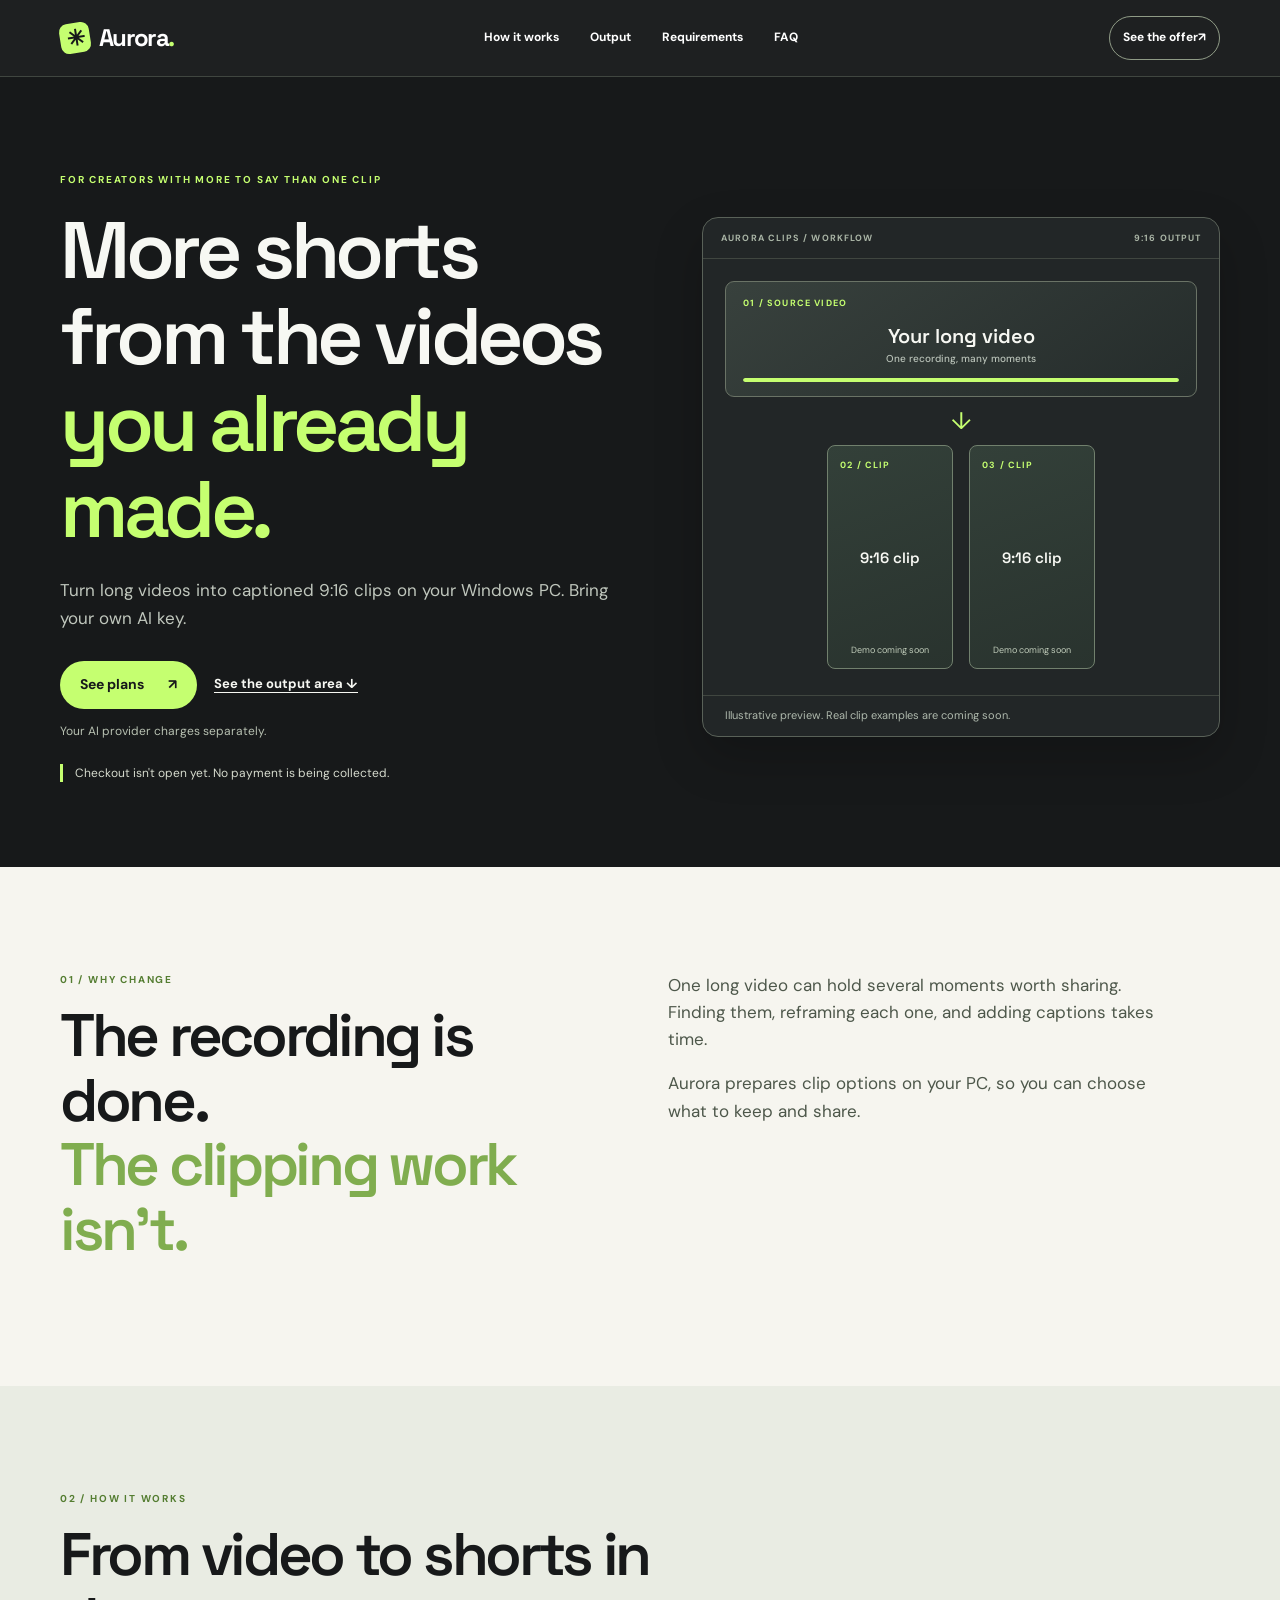
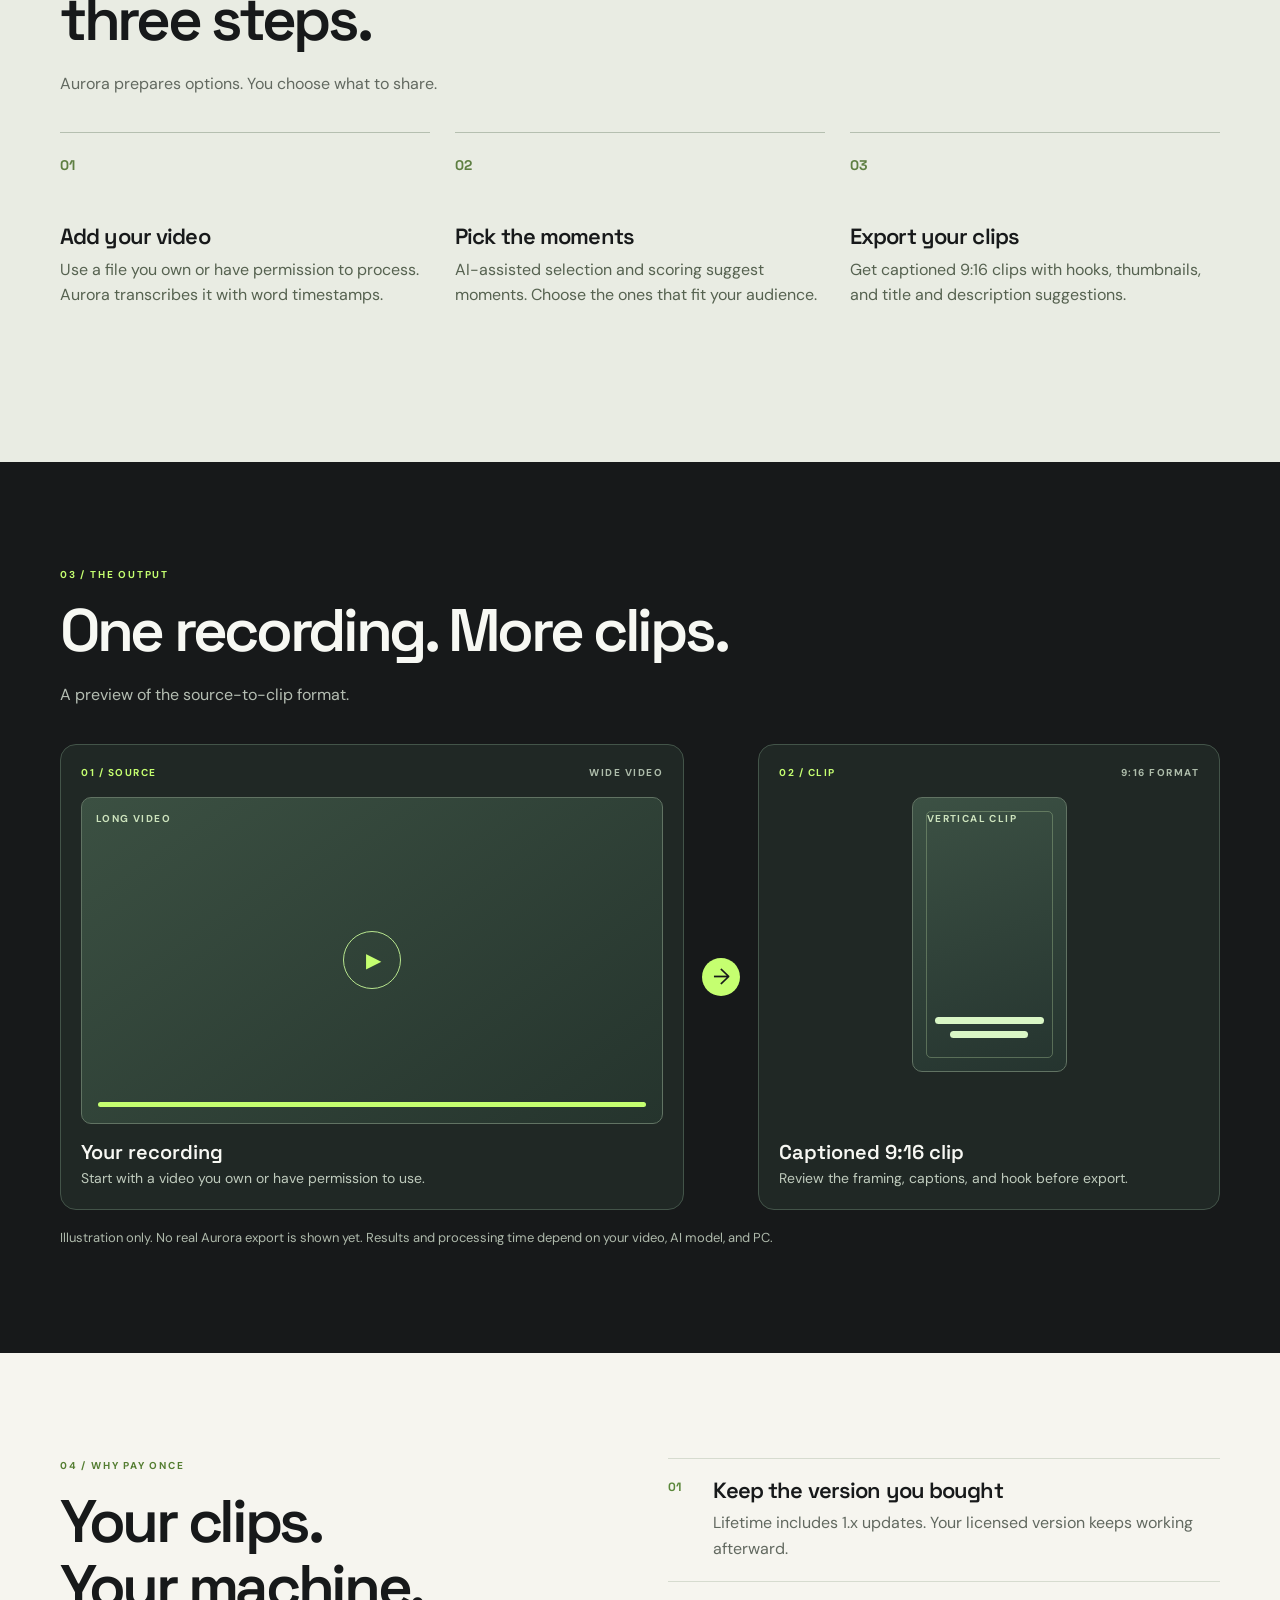
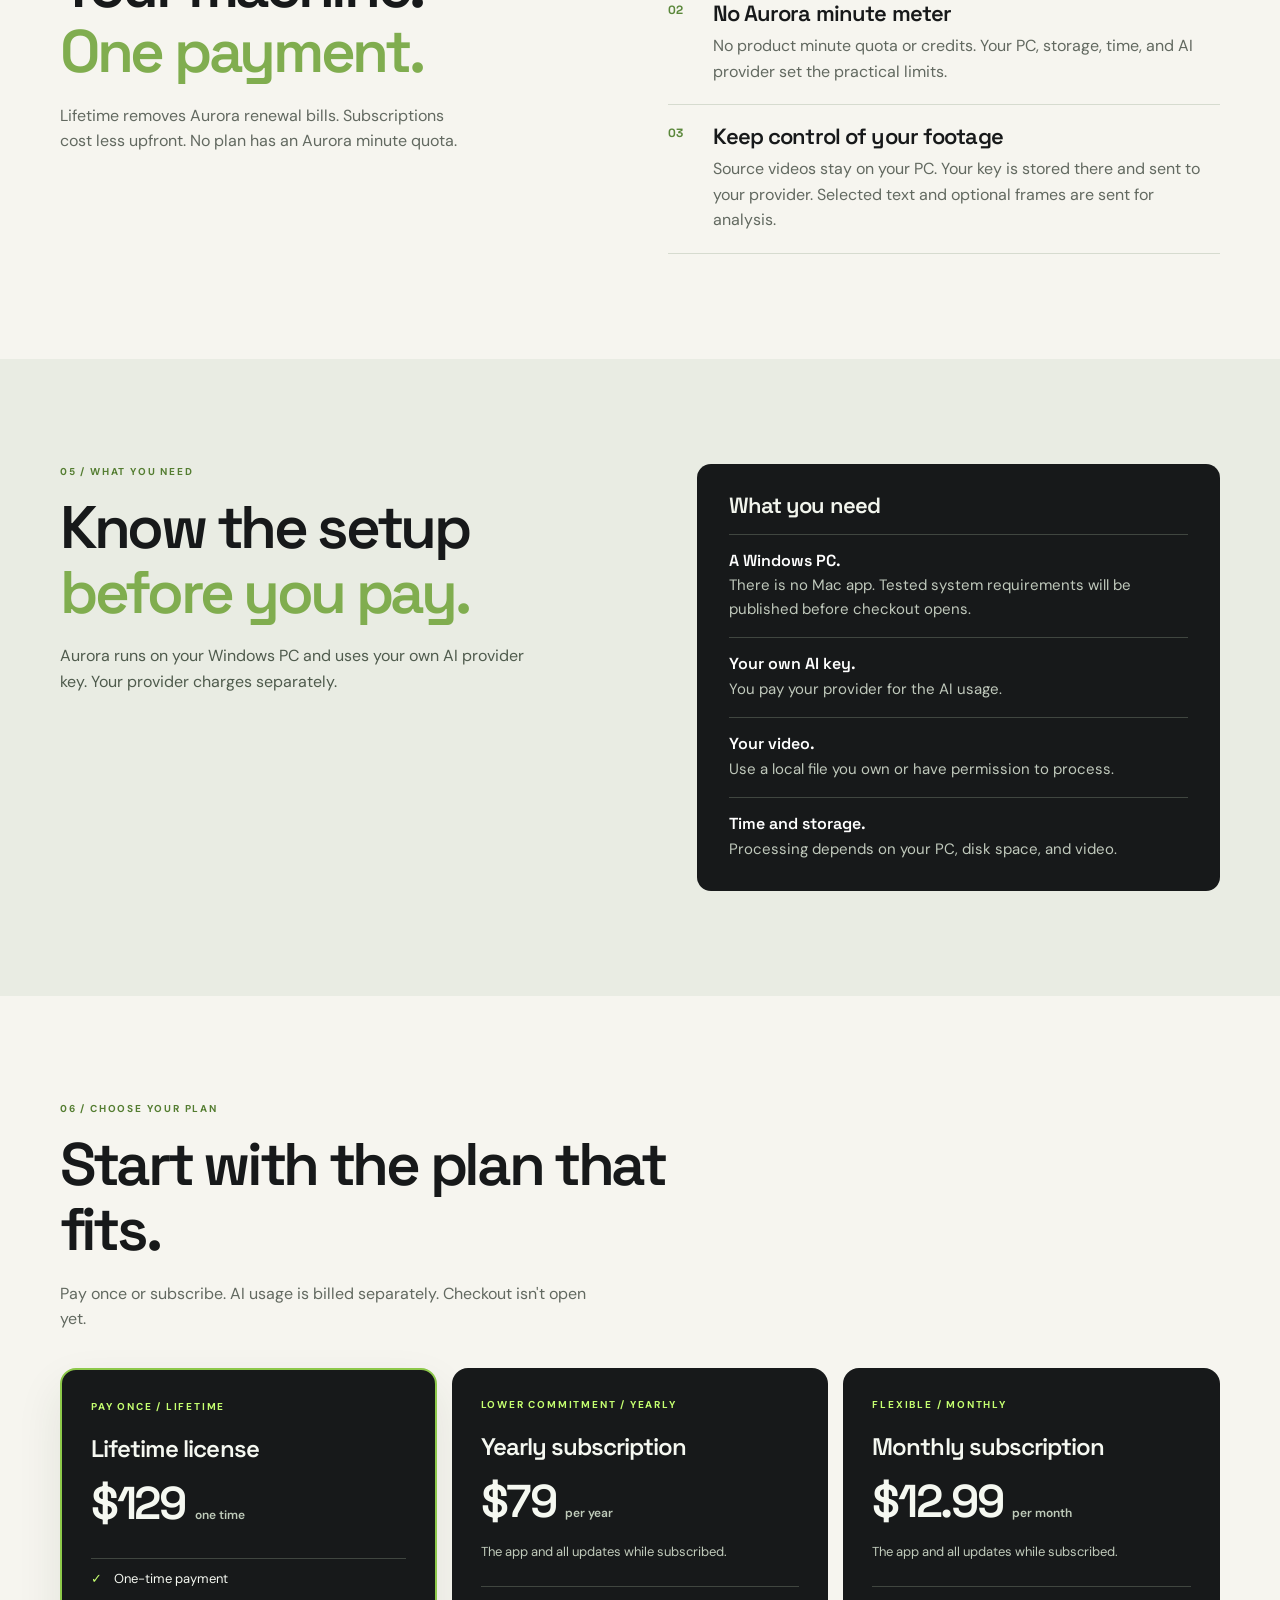
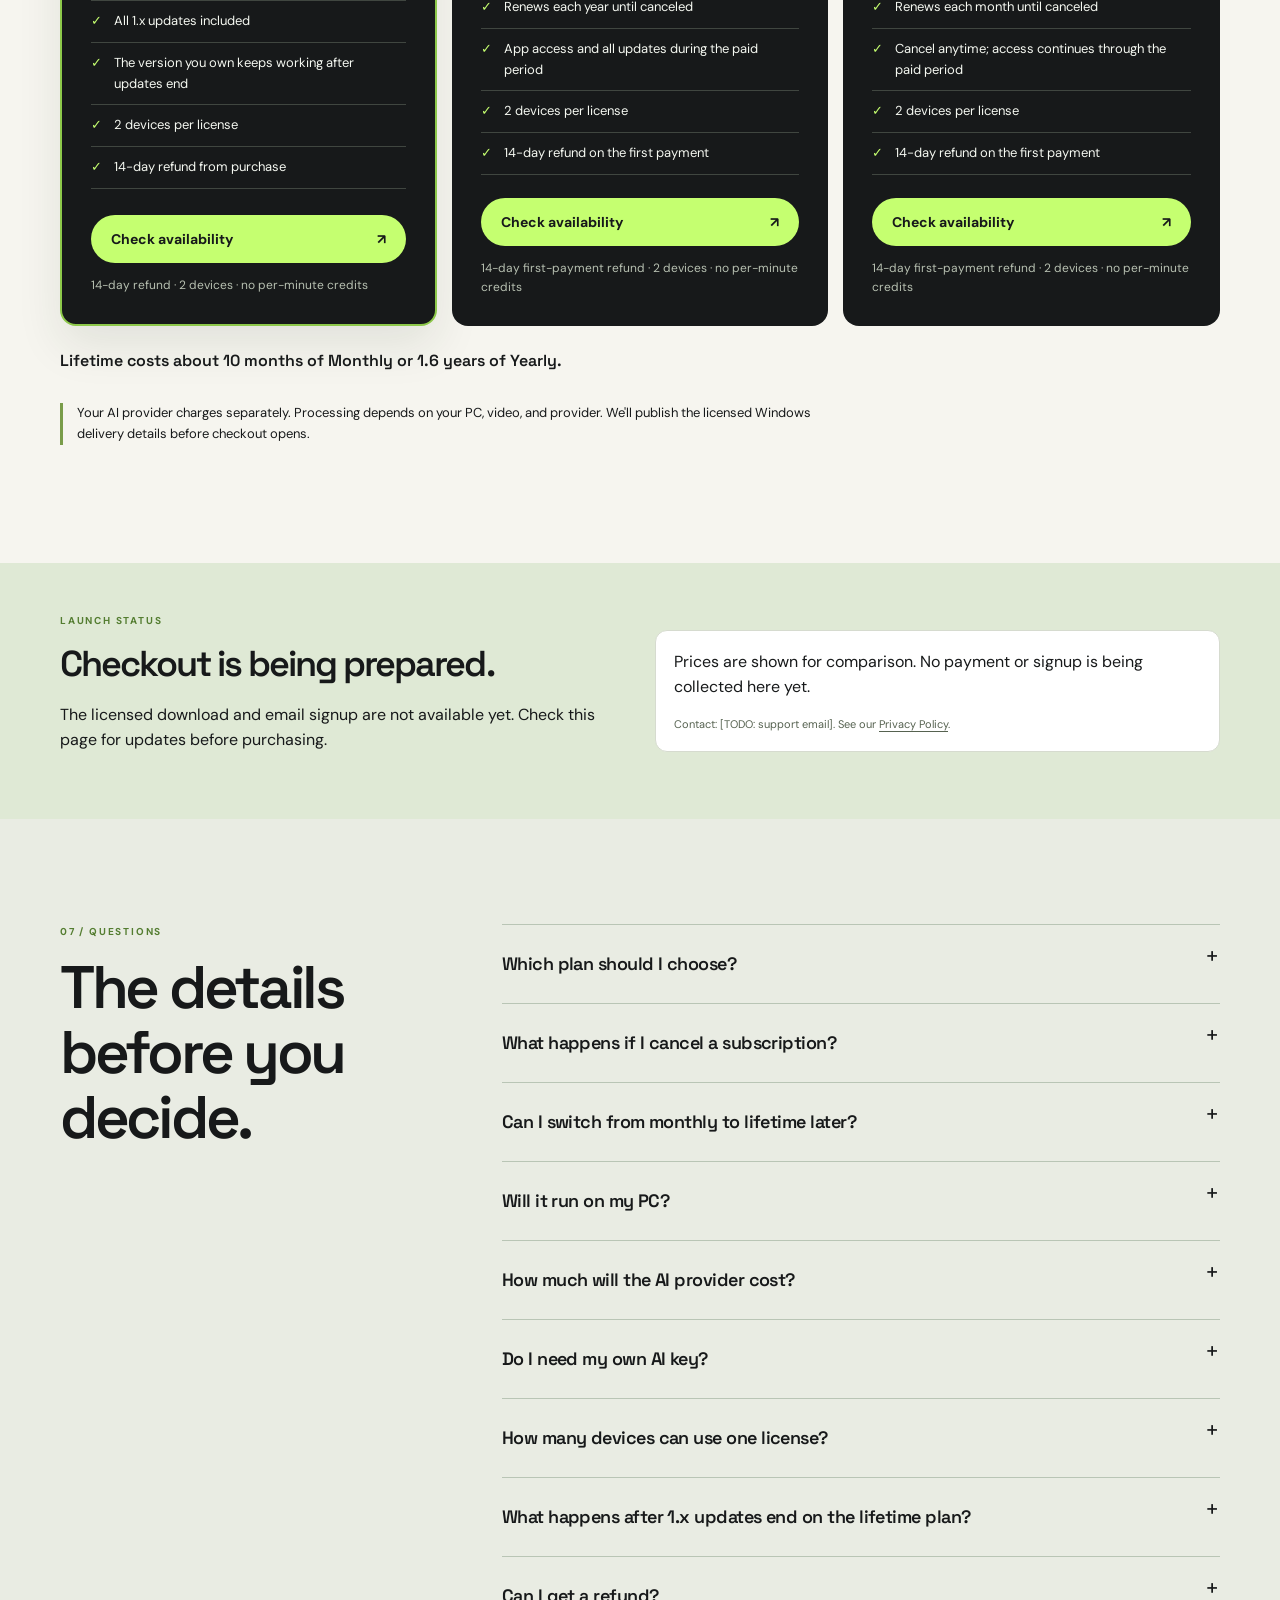
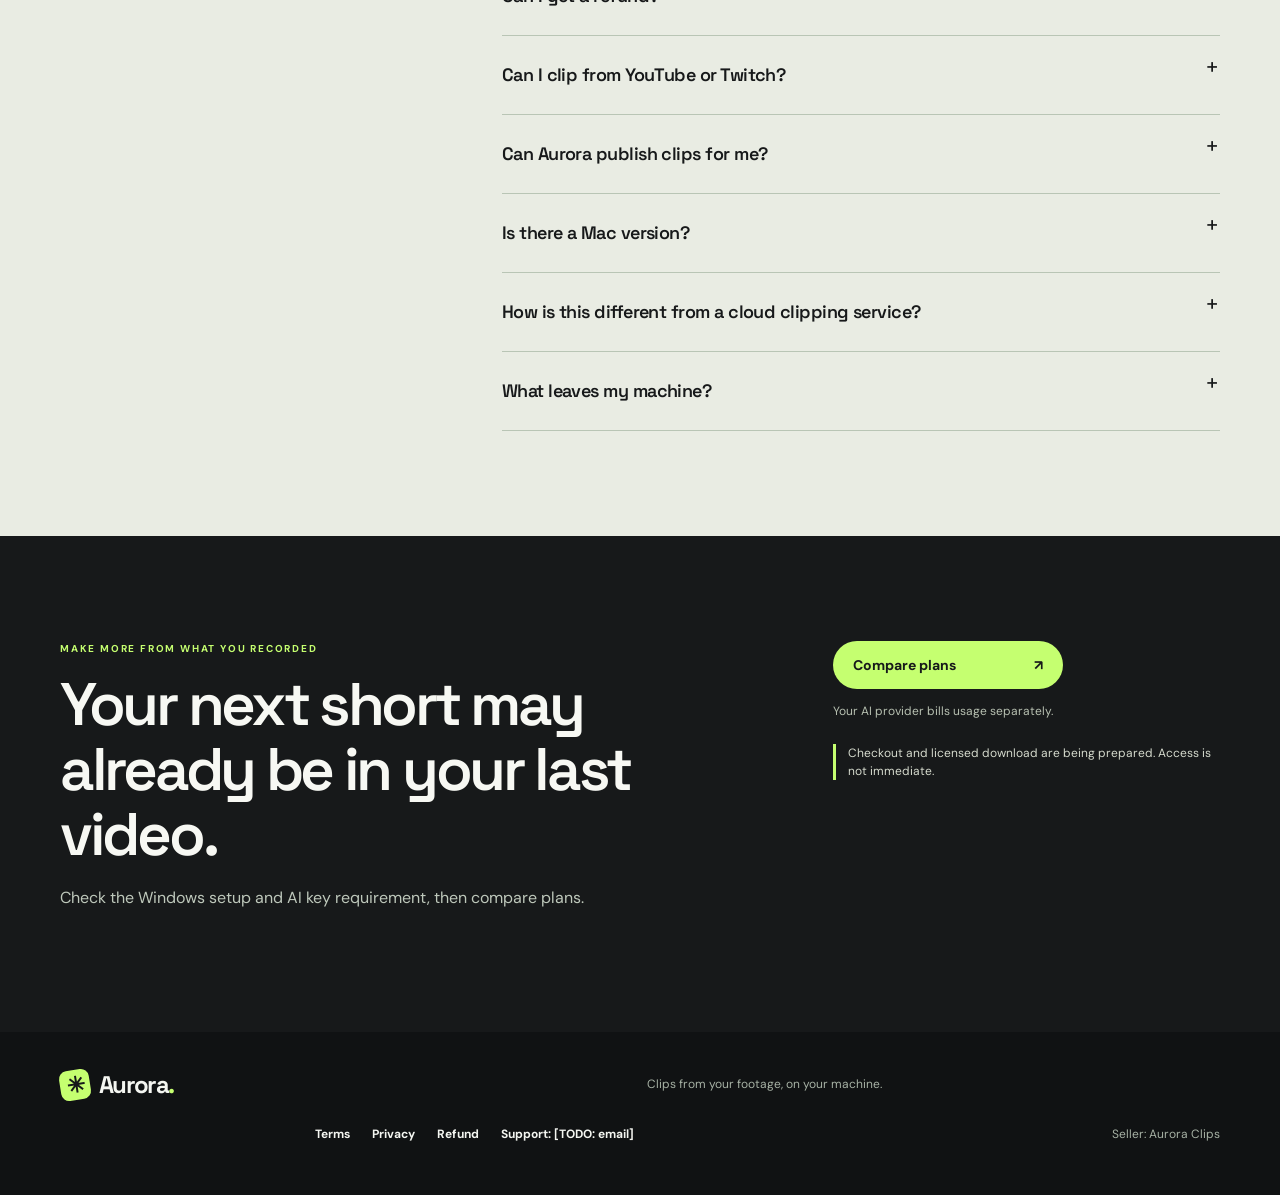
<file: landing/index.html>
<!doctype html>
<html lang="en">
<head>
  <meta charset="utf-8">
  <meta name="viewport" content="width=device-width, initial-scale=1">
  <meta name="theme-color" content="#151719">
  <title>Aurora Clips — More shorts from the videos you already made</title>
  <meta name="description" content="Turn long videos into captioned vertical clips on your Windows PC. Choose a lifetime license or subscription and bring your own AI provider key.">
  <link rel="canonical" href="https://dinethnethsaramusic-code.github.io/aurora-landing/">
  <meta property="og:type" content="website"><meta property="og:site_name" content="Aurora Clips">
  <meta property="og:title" content="Aurora Clips — More shorts from the videos you already made">
  <meta property="og:description" content="Turn long videos into captioned clips on your Windows PC. Choose Lifetime, Yearly, or Monthly, and bring your own AI provider key.">
  <meta property="og:url" content="https://dinethnethsaramusic-code.github.io/aurora-landing/">
  <meta name="twitter:card" content="summary">
  <meta name="twitter:title" content="Aurora Clips — More shorts from the videos you already made">
  <meta name="twitter:description" content="Captioned vertical clips from long videos. Windows PC software with lifetime and subscription options; bring your own AI key.">
  <link rel="icon" href="./favicon.svg" type="image/svg+xml">
  <link rel="preconnect" href="https://fonts.googleapis.com"><link rel="preconnect" href="https://fonts.gstatic.com" crossorigin>
  <link href="https://fonts.googleapis.com/css2?family=DM+Sans:wght@400;500;600;700&family=Space+Grotesk:wght@400;500;600;700&display=swap" rel="stylesheet">
  <link rel="stylesheet" href="./funnel.css?v=1">
  <link rel="stylesheet" href="./motion.css?v=7">
  <script src="https://app.lemonsqueezy.com/js/lemon.js" defer></script><script src="./config.js" defer></script><script src="./checkout.js?v=2" defer></script>
</head>
<body data-pricing-page>
  <a class="skip-link" href="#main">Skip to content</a>
  <header class="site-header" id="top"><div class="wrap header-inner">
    <a class="brand" href="#top" aria-label="Aurora Clips home"><span class="brand-mark" aria-hidden="true">✳</span><span>Aurora<span class="brand-dot">.</span></span></a>
    <nav class="site-nav" aria-label="Main navigation"><a href="#how-it-works">How it works</a><a href="#proof">Output</a><a href="#requirements">Requirements</a><a href="#faq">FAQ</a></nav>
    <a class="header-link" href="#pricing">See the offer <span aria-hidden="true">↗</span></a>
  </div></header>
  <main id="main">
    <section class="hero section-dark" aria-labelledby="hero-title"><div class="wrap hero-grid">
      <div class="hero-copy"><p class="eyebrow">FOR CREATORS WITH MORE TO SAY THAN ONE CLIP</p><h1 id="hero-title">More shorts from the videos <em>you already made.</em></h1><p class="lead">Turn long videos into captioned 9:16 clips on your Windows PC. Bring your own AI key.</p>
        <div class="cta-group"><a class="button button-primary" href="#pricing"><span>See plans</span><span aria-hidden="true">↗</span></a><a class="text-link" href="#proof">See the output area <span aria-hidden="true">↓</span></a></div>
        <p class="cta-note">Your AI provider charges separately.</p><p class="delivery-note">Checkout isn't open yet. No payment is being collected.</p>
      </div>
      <figure class="hero-demo" aria-label="Illustrated workflow from long video to vertical clips"><div class="demo-top"><span>AURORA CLIPS / WORKFLOW</span><span>9:16 OUTPUT</span></div><div class="demo-flow"><div class="demo-source"><span class="demo-number">01 / SOURCE VIDEO</span><span class="demo-placeholder">Your long video<small>One recording, many moments</small></span><span class="demo-track"><span class="demo-bar"></span></span></div><div class="demo-arrow" aria-hidden="true">↓</div><div class="demo-outputs"><div><span>02 / CLIP</span><strong>9:16 clip</strong><small>Demo coming soon</small></div><div><span>03 / CLIP</span><strong>9:16 clip</strong><small>Demo coming soon</small></div></div></div><figcaption>Illustrative preview. Real clip examples are coming soon.</figcaption></figure>
    </div></section>

    <section class="section pain" aria-labelledby="pain-title"><div class="wrap split-heading"><div><p class="kicker">01 / WHY CHANGE</p><h2 id="pain-title">The recording is done.<br><em>The clipping work isn't.</em></h2></div><div class="section-intro"><p>One long video can hold several moments worth sharing. Finding them, reframing each one, and adding captions takes time.</p><p>Aurora prepares clip options on your PC, so you can choose what to keep and share.</p></div></div></section>

    <section class="section process section-soft" id="how-it-works" aria-labelledby="process-title"><div class="wrap"><div class="section-head"><p class="kicker">02 / HOW IT WORKS</p><h2 id="process-title">From video to shorts in three steps.</h2><p>Aurora prepares options. You choose what to share.</p></div><ol class="process-list">
      <li><span class="step-num">01</span><div><h3>Add your video</h3><p>Use a file you own or have permission to process. Aurora transcribes it with word timestamps.</p></div></li>
      <li><span class="step-num">02</span><div><h3>Pick the moments</h3><p>AI-assisted selection and scoring suggest moments. Choose the ones that fit your audience.</p></div></li>
      <li><span class="step-num">03</span><div><h3>Export your clips</h3><p>Get captioned 9:16 clips with hooks, thumbnails, and title and description suggestions.</p></div></li>
    </ol></div></section>

    <section class="section proof section-dark" id="proof" aria-labelledby="proof-title"><div class="wrap"><div class="section-head"><p class="kicker">03 / THE OUTPUT</p><h2 id="proof-title">One recording. More clips.</h2><p>A preview of the source-to-clip format.</p></div><div class="proof-grid">
      <figure class="proof-card proof-before"><div class="proof-card-top"><span>01 / SOURCE</span><span>WIDE VIDEO</span></div><div class="proof-visual proof-source-art" aria-hidden="true"><span class="proof-art-label">LONG VIDEO</span><span class="proof-play">▶</span><span class="proof-track"><span></span></span></div><figcaption><strong>Your recording</strong><span>Start with a video you own or have permission to use.</span></figcaption></figure>
      <div class="proof-bridge" aria-hidden="true">→</div>
      <figure class="proof-card proof-after"><div class="proof-card-top"><span>02 / CLIP</span><span>9:16 FORMAT</span></div><div class="proof-visual proof-clip-art" aria-hidden="true"><span class="proof-art-label">VERTICAL CLIP</span><span class="proof-caption-bars"><i></i><i></i></span></div><figcaption><strong>Captioned 9:16 clip</strong><span>Review the framing, captions, and hook before export.</span></figcaption></figure>
    </div><p class="proof-disclaimer">Illustration only. No real Aurora export is shown yet. Results and processing time depend on your video, AI model, and PC.</p></div></section>

    <section class="section ownership" aria-labelledby="ownership-title"><div class="wrap ownership-grid"><div><p class="kicker">04 / WHY PAY ONCE</p><h2 id="ownership-title">Your clips.<br>Your machine.<br><em>One payment.</em></h2><p>Lifetime removes Aurora renewal bills. Subscriptions cost less upfront. No plan has an Aurora minute quota.</p></div><div class="ownership-list">
      <article><span>01</span><div><h3>Keep the version you bought</h3><p>Lifetime includes 1.x updates. Your licensed version keeps working afterward.</p></div></article>
      <article><span>02</span><div><h3>No Aurora minute meter</h3><p>No product minute quota or credits. Your PC, storage, time, and AI provider set the practical limits.</p></div></article>
      <article><span>03</span><div><h3>Keep control of your footage</h3><p>Source videos stay on your PC. Your key is stored there and sent to your provider. Selected text and optional frames are sent for analysis.</p></div></article>
    </div></div></section>

    <section class="section requirements section-soft" id="requirements" aria-labelledby="requirements-title"><div class="wrap requirements-grid"><div><p class="kicker">05 / WHAT YOU NEED</p><h2 id="requirements-title">Know the setup<br><em>before you pay.</em></h2><p>Aurora runs on your Windows PC and uses your own AI provider key. Your provider charges separately.</p></div><div class="requirements-panel"><h3>What you need</h3><ul>
      <li><strong>A Windows PC.</strong> There is no Mac app. Tested system requirements will be published before checkout opens.</li>
      <li><strong>Your own AI key.</strong> You pay your provider for the AI usage.</li>
      <li><strong>Your video.</strong> Use a local file you own or have permission to process.</li>
      <li><strong>Time and storage.</strong> Processing depends on your PC, disk space, and video.</li>
    </ul></div></div></section>

    <section class="section offer" id="pricing" aria-labelledby="pricing-title"><div class="wrap">
      <div class="section-head"><p class="kicker">06 / CHOOSE YOUR PLAN</p><h2 id="pricing-title">Start with the plan that fits.</h2><p>Pay once or subscribe. AI usage is billed separately. Checkout isn't open yet.</p></div>
      <div class="plan-grid">
        <article class="price-card price-card-featured"><p class="price-label">PAY ONCE / <span data-plan-name="lifetime">Lifetime</span></p><h3><span data-plan-name="lifetime">Lifetime</span> license</h3><p class="price"><span data-price="lifetime">Price loading</span> <small data-plan-period="lifetime">one time</small></p><p class="launch-note" data-launch-note hidden></p><ul><li>One-time payment</li><li>All 1.x updates included</li><li>The version you own keeps working after updates end</li><li>2 devices per license</li><li>14-day refund from purchase</li></ul><a class="button button-primary" href="#waitlist" data-plan-button="lifetime"><span data-buy-label>Join the waitlist</span><span aria-hidden="true">↗</span></a><p class="cta-note">14-day refund · 2 devices · no per-minute credits</p></article>
        <article class="price-card"><p class="price-label">LOWER COMMITMENT / <span data-plan-name="yearly">Yearly</span></p><h3><span data-plan-name="yearly">Yearly</span> subscription</h3><p class="price"><span data-price="yearly">Price loading</span> <small data-plan-period="yearly">per year</small></p><p class="plan-description">The app and all updates while subscribed.</p><ul><li>Renews each year until canceled</li><li>App access and all updates during the paid period</li><li>2 devices per license</li><li>14-day refund on the first payment</li></ul><a class="button button-primary" href="#waitlist" data-plan-button="yearly"><span data-buy-label>Join the waitlist</span><span aria-hidden="true">↗</span></a><p class="cta-note">14-day first-payment refund · 2 devices · no per-minute credits</p></article>
        <article class="price-card"><p class="price-label">FLEXIBLE / <span data-plan-name="monthly">Monthly</span></p><h3><span data-plan-name="monthly">Monthly</span> subscription</h3><p class="price"><span data-price="monthly">Price loading</span> <small data-plan-period="monthly">per month</small></p><p class="plan-description">The app and all updates while subscribed.</p><ul><li>Renews each month until canceled</li><li>Cancel anytime; access continues through the paid period</li><li>2 devices per license</li><li>14-day refund on the first payment</li></ul><a class="button button-primary" href="#waitlist" data-plan-button="monthly"><span data-buy-label>Join the waitlist</span><span aria-hidden="true">↗</span></a><p class="cta-note">14-day first-payment refund · 2 devices · no per-minute credits</p></article>
      </div>
      <p class="price-comparison" data-price-comparison></p>
      <p class="offer-caveat">Your AI provider charges separately. Processing depends on your PC, video, and provider. We'll publish the licensed Windows delivery details before checkout opens.</p>
    </div></section>

    <section class="waitlist-section" id="waitlist" data-waitlist-section aria-labelledby="waitlist-title"><div class="wrap waitlist-grid"><div><p class="kicker">LAUNCH STATUS</p><h2 id="waitlist-title">Checkout is being prepared.</h2><p>The licensed download and email signup are not available yet. Check this page for updates before purchasing.</p></div><div class="waitlist-form"><p>Prices are shown for comparison. No payment or signup is being collected here yet.</p><small>Contact: [TODO: support email]. See our <a href="./privacy.html">Privacy Policy</a>.</small></div></div></section>

    <section class="section faq section-soft" id="faq" aria-labelledby="faq-title"><div class="wrap faq-grid"><div><p class="kicker">07 / QUESTIONS</p><h2 id="faq-title">The details before you decide.</h2></div><div class="faq-list" data-faq-list>
      <details><summary>Which plan should I choose?</summary><p>Choose <span data-plan-name="lifetime">Lifetime</span> (<span data-price="lifetime">Price loading</span> once) for a version you can keep with all 1.x updates. Choose <span data-plan-name="yearly">Yearly</span> (<span data-price="yearly">Price loading</span> per year) or <span data-plan-name="monthly">Monthly</span> (<span data-price="monthly">Price loading</span> per month) for the app and all updates while subscribed.</p></details>
      <details><summary>What happens if I cancel a subscription?</summary><p>Cancellation stops renewal. The app receives updates and the license validates through the paid period; after that the license stops validating and updates stop. What happens to the installed app after the paid period: [TODO: confirm].</p></details>
      <details><summary>Can I switch from monthly to lifetime later?</summary><p>[TODO: confirm whether switching is available, whether prior payments count toward the lifetime price, and how to change plans.]</p></details>
      <details><summary>Will it run on my PC?</summary><p>Aurora Clips is for Windows PCs. There is no Mac app. Tested RAM, storage, and other system requirements will be published before checkout opens.</p></details>
      <details><summary>How much will the AI provider cost?</summary><p>It depends on your provider, model, and usage. You use your own account and pay that provider separately. Aurora does not charge per-minute credits.</p></details>
      <details><summary>Do I need my own AI key?</summary><p>Yes. Aurora needs an OpenAI-compatible provider key for AI-assisted moment selection. If you want a service with no setup or AI key, Aurora is not the right fit.</p></details>
      <details><summary>How many devices can use one license?</summary><p>One license is for one person and up to two devices. <span class="todo">[TODO: confirm device replacement process.]</span></p></details>
      <details><summary>What happens after 1.x updates end on the lifetime plan?</summary><p>All 1.x updates are included with the <span data-plan-name="lifetime">Lifetime</span> license. The version you bought keeps working after those updates end. A future major version may be a separate purchase.</p></details>
      <details><summary>Can I get a refund?</summary><p>The <span data-plan-name="lifetime">Lifetime</span> license has a 14-day refund window from purchase. <span data-plan-name="yearly">Yearly</span> and <span data-plan-name="monthly">Monthly</span> have a 14-day refund window on the first payment. See the <a href="./refund.html">Refund Policy</a>.</p></details>
      <details><summary>Can I clip from YouTube or Twitch?</summary><p>Use footage you own or are authorized to process. Local files are the core workflow. YouTube, Twitch, and Kick link import is beta and may fail when platforms change; it does not give you rights to someone else's content.</p></details>
      <details><summary>Can Aurora publish clips for me?</summary><p>Social publishing is experimental and off by default. Docker is an advanced beta option; the Windows app is the main route.</p></details>
      <details><summary>Is there a Mac version?</summary><p>No. The Windows ZIP is the main route. Docker is an advanced/beta option, not a Mac app.</p></details>
      <details><summary>How is this different from a cloud clipping service?</summary><p>Aurora runs on your own PC. You can choose a one-time license or a subscription. Aurora does not impose a product minute quota. You handle setup, processing time, storage, and your own AI provider account.</p></details>
      <details><summary>What leaves my machine?</summary><p>Your source video files stay on your PC. Your API key is stored there and sent directly to your chosen provider for requests. AI analysis also sends selected text and, if enabled, frames. Read the <a href="./privacy.html">Privacy Policy</a> for more detail.</p></details>
    </div></div></section>

    <section class="section final-cta section-dark" aria-labelledby="final-title"><div class="wrap final-grid"><div><p class="kicker">MAKE MORE FROM WHAT YOU RECORDED</p><h2 id="final-title">Your next short may already be in your last video.</h2><p>Check the Windows setup and AI key requirement, then compare plans.</p></div><div><a class="button button-primary" href="#pricing"><span>Compare plans</span><span aria-hidden="true">↗</span></a><p class="cta-note">Your AI provider bills usage separately.</p><p class="delivery-note">Checkout and licensed download are being prepared. Access is not immediate.</p></div></div></section>
  </main>
  <footer class="site-footer" id="support"><div class="wrap footer-grid"><a class="brand" href="#top"><span class="brand-mark" aria-hidden="true">✳</span><span>Aurora<span class="brand-dot">.</span></span></a><p>Clips from your footage, on your machine.</p><nav aria-label="Legal and support"><a href="./terms.html">Terms</a><a href="./privacy.html">Privacy</a><a href="./refund.html">Refund</a><a href="#support">Support: [TODO: email]</a></nav><small>Seller: Aurora Clips</small></div></footer>
  <script id="faq-jsonld" type="application/ld+json"></script>
</body>
</html>
</file>
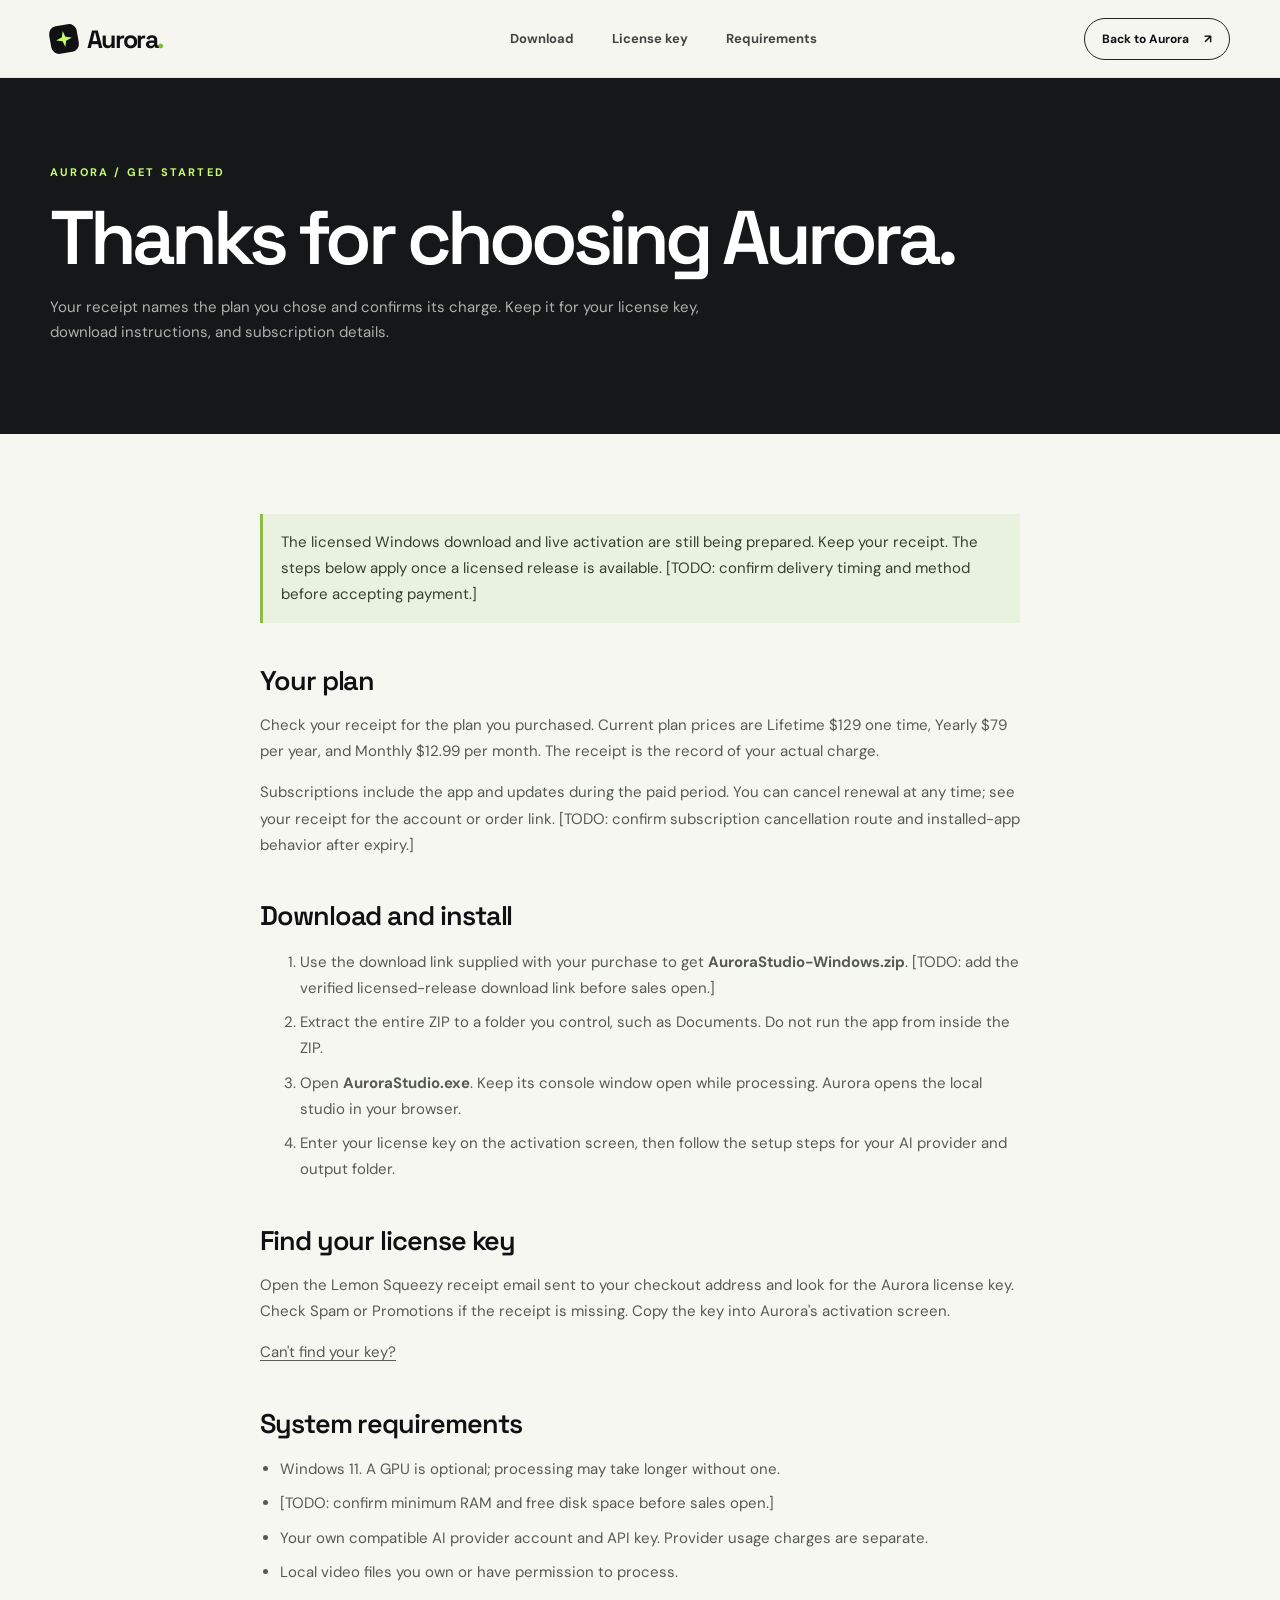
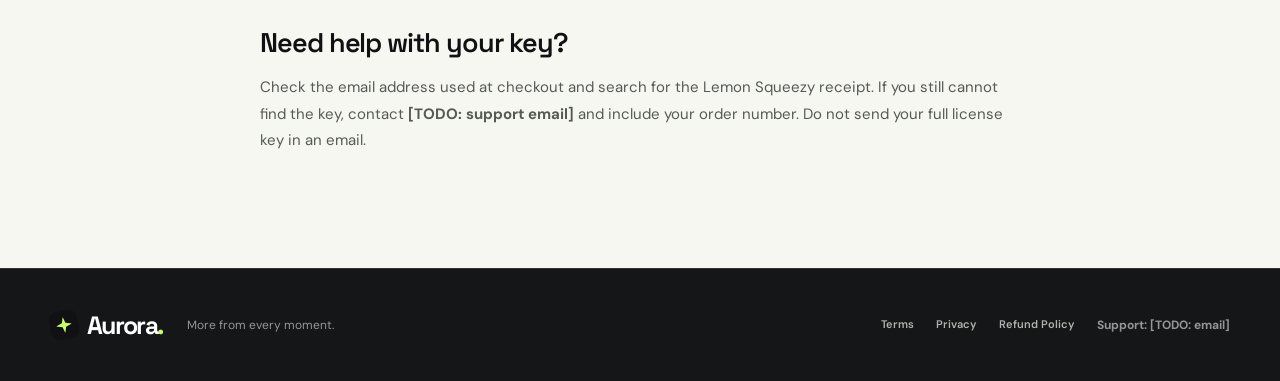
<file: landing/thanks/index.html>
<!doctype html>
<html lang="en">
<head>
  <meta charset="utf-8">
  <meta name="viewport" content="width=device-width, initial-scale=1">
  <meta name="theme-color" content="#101012">
  <meta name="description" content="Next steps for downloading and activating Aurora Clips after purchase.">
  <link rel="canonical" href="https://dinethnethsaramusic-code.github.io/aurora-landing/thanks/">
  <title>Thanks for choosing Aurora — Download and license</title>
  <link rel="icon" href="../favicon.svg" type="image/svg+xml">
  <link rel="preconnect" href="https://fonts.googleapis.com">
  <link rel="preconnect" href="https://fonts.gstatic.com" crossorigin>
  <link href="https://fonts.googleapis.com/css2?family=DM+Sans:wght@400;500;600;700&family=Space+Grotesk:wght@400;500;600;700&display=swap" rel="stylesheet">
  <link rel="stylesheet" href="../style.css">
  <link rel="stylesheet" href="../extras.css?v=2">
  <script src="../config.js" defer></script>
  <script src="../checkout.js" defer></script>
</head>
<body>
  <a class="skip-link" href="#main">Skip to content</a>
  <header class="site-header"><div class="wrap nav"><a class="brand" href="../index.html" aria-label="Aurora home"><span class="brand-mark" aria-hidden="true"><span></span></span><span>Aurora<span class="brand-dot">.</span></span></a><nav aria-label="Main navigation"><a href="#download">Download</a><a href="#license-key">License key</a><a href="#requirements">Requirements</a></nav><a class="nav-cta" href="../index.html">Back to Aurora <span aria-hidden="true">↗</span></a></div></header>
  <main id="main">
    <section class="legal-hero"><div class="wrap"><span class="kicker">AURORA / GET STARTED</span><h1>Thanks for choosing Aurora.</h1><p>Your receipt names the plan you chose and confirms its charge. Keep it for your license key, download instructions, and subscription details.</p></div></section>
    <article class="wrap legal-body">
      <p class="legal-alert">The licensed Windows download and live activation are still being prepared. Keep your receipt. The steps below apply once a licensed release is available. [TODO: confirm delivery timing and method before accepting payment.]</p>
      <h2>Your plan</h2><p>Check your receipt for the plan you purchased. Current plan prices are <span data-plan-name="lifetime">Lifetime</span> <span data-price="lifetime">Price loading</span> one time, <span data-plan-name="yearly">Yearly</span> <span data-price="yearly">Price loading</span> per year, and <span data-plan-name="monthly">Monthly</span> <span data-price="monthly">Price loading</span> per month. The receipt is the record of your actual charge.</p><p>Subscriptions include the app and updates during the paid period. You can cancel renewal at any time; see your receipt for the account or order link. [TODO: confirm subscription cancellation route and installed-app behavior after expiry.]</p>
      <h2 id="download">Download and install</h2>
      <ol>
        <li>Use the download link supplied with your purchase to get <strong>AuroraStudio-Windows.zip</strong>. [TODO: add the verified licensed-release download link before sales open.]</li>
        <li>Extract the entire ZIP to a folder you control, such as Documents. Do not run the app from inside the ZIP.</li>
        <li>Open <strong>AuroraStudio.exe</strong>. Keep its console window open while processing. Aurora opens the local studio in your browser.</li>
        <li>Enter your license key on the activation screen, then follow the setup steps for your AI provider and output folder.</li>
      </ol>
      <h2 id="license-key">Find your license key</h2>
      <p>Open the Lemon Squeezy receipt email sent to your checkout address and look for the Aurora license key. Check Spam or Promotions if the receipt is missing. Copy the key into Aurora's activation screen.</p>
      <p><a href="#key-help">Can't find your key?</a></p>
      <h2 id="requirements">System requirements</h2>
      <ul>
        <li>Windows 11. A GPU is optional; processing may take longer without one.</li>
        <li>[TODO: confirm minimum RAM and free disk space before sales open.]</li>
        <li>Your own compatible AI provider account and API key. Provider usage charges are separate.</li>
        <li>Local video files you own or have permission to process.</li>
      </ul>
      <h2 id="key-help">Need help with your key?</h2>
      <p>Check the email address used at checkout and search for the Lemon Squeezy receipt. If you still cannot find the key, contact <strong>[TODO: support email]</strong> and include your order number. Do not send your full license key in an email.</p>
    </article>
  </main>
  <footer class="footer legal-footer"><div class="wrap footer-inner"><a class="brand" href="../index.html"><span class="brand-mark" aria-hidden="true"><span></span></span><span>Aurora<span class="brand-dot">.</span></span></a><p>More from every moment.</p><nav class="footer-links" aria-label="Legal and support"><a href="../terms.html">Terms</a><a href="../privacy.html">Privacy</a><a href="../refund.html">Refund Policy</a><a href="#key-help">Support: [TODO: email]</a></nav></div></footer>
</body>
</html>
</file>
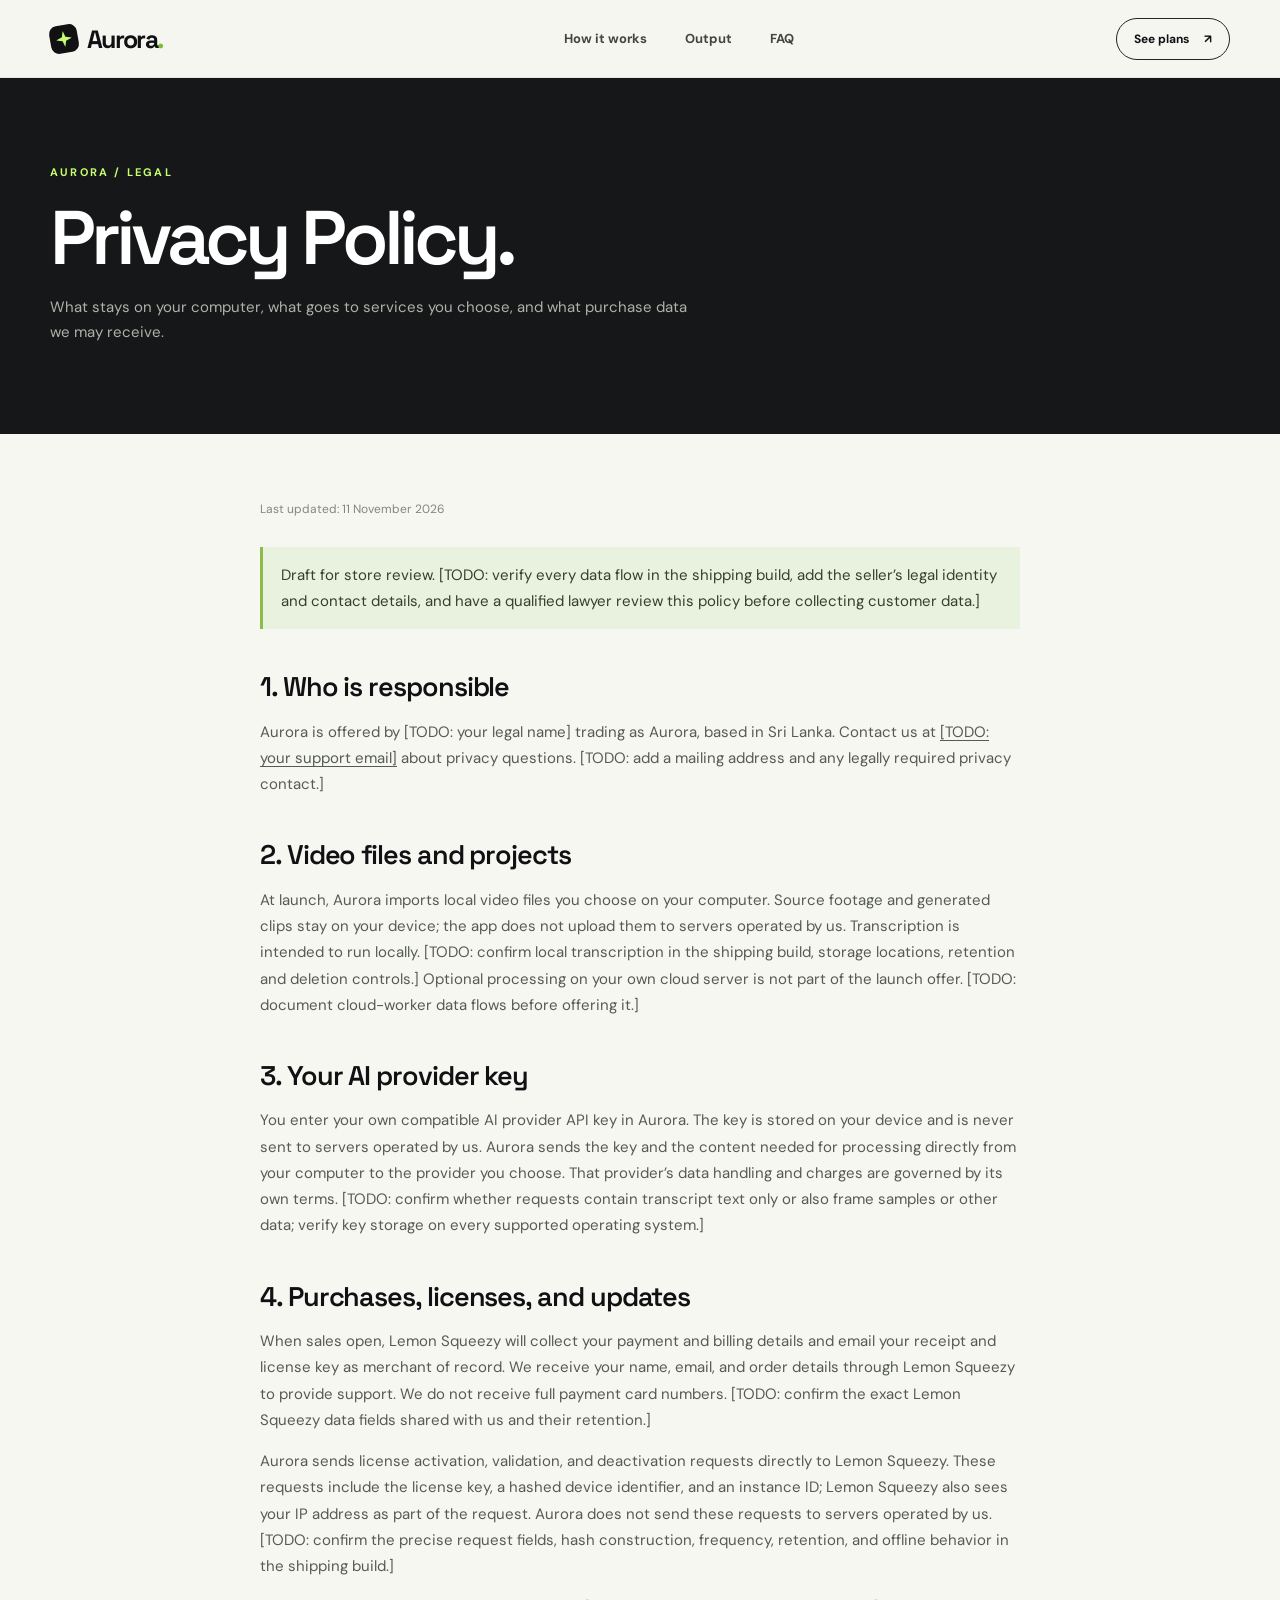
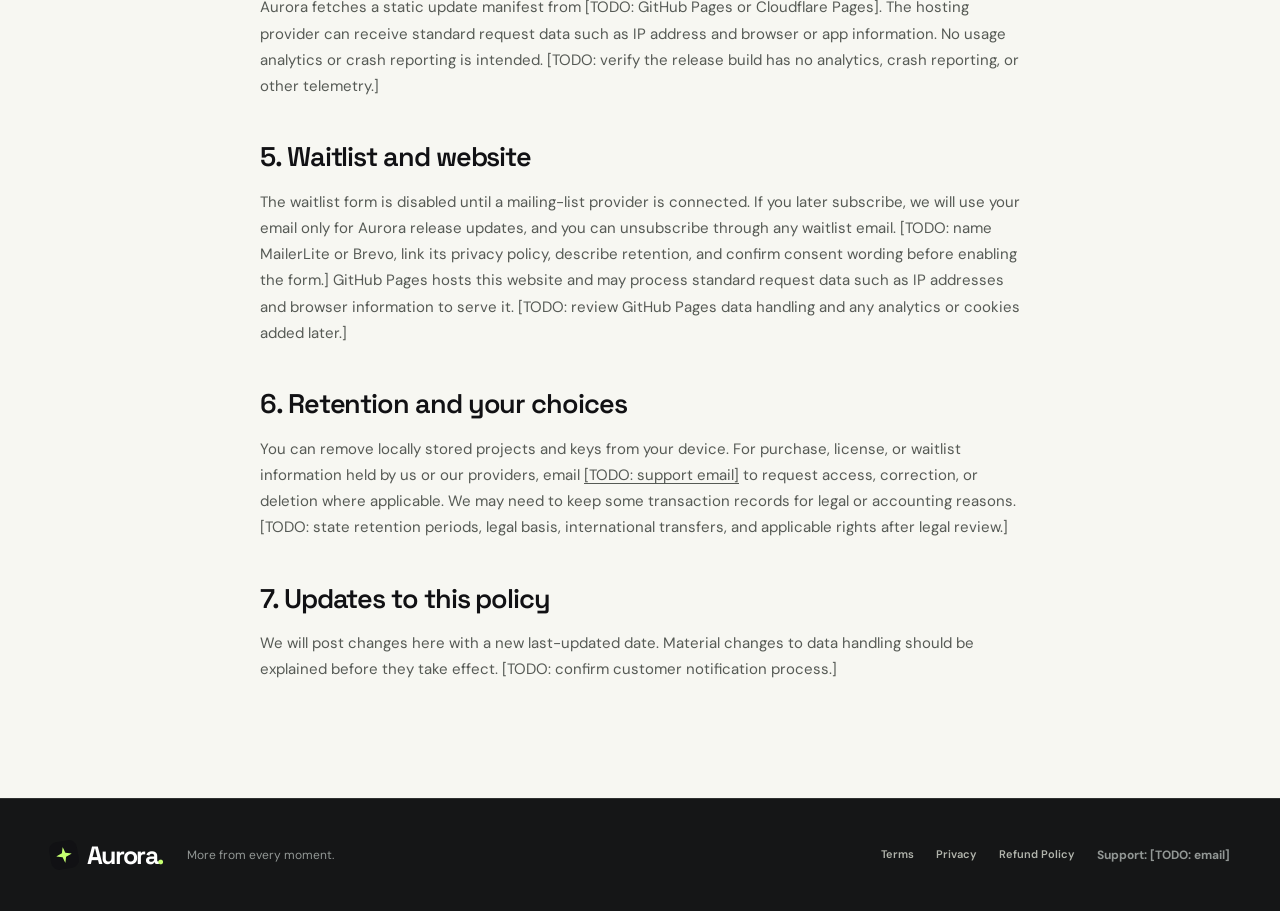
<file: landing/privacy.html>
<!doctype html>
<html lang="en">
<head>
  <meta charset="utf-8">
  <meta name="viewport" content="width=device-width, initial-scale=1">
  <meta name="theme-color" content="#101012">
  <title>Privacy Policy — Aurora</title>
  <meta name="description" content="How Aurora handles video files, AI keys, purchase information, and waitlist email addresses.">
  <meta property="og:type" content="website">
  <meta property="og:title" content="Privacy Policy — Aurora">
  <meta property="og:description" content="How Aurora handles video files, AI keys, purchase information, and waitlist email addresses.">
  <meta property="og:url" content="https://dinethnethsaramusic-code.github.io/aurora-landing/privacy.html">
  <link rel="canonical" href="https://dinethnethsaramusic-code.github.io/aurora-landing/privacy.html">
  <link rel="icon" href="./favicon.svg" type="image/svg+xml">
  <link rel="preconnect" href="https://fonts.googleapis.com">
  <link rel="preconnect" href="https://fonts.gstatic.com" crossorigin>
  <link href="https://fonts.googleapis.com/css2?family=DM+Sans:wght@400;500;600;700&family=Space+Grotesk:wght@400;500;600;700&display=swap" rel="stylesheet">
  <link rel="stylesheet" href="./style.css">
  <link rel="stylesheet" href="./extras.css?v=2">
</head>
<body>
  <a class="skip-link" href="#main">Skip to content</a>
  <header class="site-header"><div class="wrap nav"><a class="brand" href="./index.html" aria-label="Aurora home"><span class="brand-mark" aria-hidden="true"><span></span></span><span>Aurora<span class="brand-dot">.</span></span></a><nav aria-label="Main navigation"><a href="./index.html#how-it-works">How it works</a><a href="./index.html#proof">Output</a><a href="./index.html#faq">FAQ</a></nav><a class="nav-cta" href="./index.html#pricing">See plans <span aria-hidden="true">↗</span></a></div></header>
  <main id="main"><section class="legal-hero"><div class="wrap"><span class="kicker">AURORA / LEGAL</span><h1>Privacy Policy.</h1><p>What stays on your computer, what goes to services you choose, and what purchase data we may receive.</p></div></section><article class="wrap legal-body">
    <p class="legal-meta">Last updated: 11 November 2026</p>
    <p class="legal-alert">Draft for store review. [TODO: verify every data flow in the shipping build, add the seller’s legal identity and contact details, and have a qualified lawyer review this policy before collecting customer data.]</p>
    <h2>1. Who is responsible</h2><p>Aurora is offered by [TODO: your legal name] trading as Aurora, based in Sri Lanka. Contact us at <a href="mailto:support@example.com">[TODO: your support email]</a> about privacy questions. [TODO: add a mailing address and any legally required privacy contact.]</p>
    <h2>2. Video files and projects</h2><p>At launch, Aurora imports local video files you choose on your computer. Source footage and generated clips stay on your device; the app does not upload them to servers operated by us. Transcription is intended to run locally. [TODO: confirm local transcription in the shipping build, storage locations, retention and deletion controls.] Optional processing on your own cloud server is not part of the launch offer. [TODO: document cloud-worker data flows before offering it.]</p>
    <h2>3. Your AI provider key</h2><p>You enter your own compatible AI provider API key in Aurora. The key is stored on your device and is never sent to servers operated by us. Aurora sends the key and the content needed for processing directly from your computer to the provider you choose. That provider’s data handling and charges are governed by its own terms. [TODO: confirm whether requests contain transcript text only or also frame samples or other data; verify key storage on every supported operating system.]</p>
    <h2>4. Purchases, licenses, and updates</h2><p>When sales open, Lemon Squeezy will collect your payment and billing details and email your receipt and license key as merchant of record. We receive your name, email, and order details through Lemon Squeezy to provide support. We do not receive full payment card numbers. [TODO: confirm the exact Lemon Squeezy data fields shared with us and their retention.]</p><p>Aurora sends license activation, validation, and deactivation requests directly to Lemon Squeezy. These requests include the license key, a hashed device identifier, and an instance ID; Lemon Squeezy also sees your IP address as part of the request. Aurora does not send these requests to servers operated by us. [TODO: confirm the precise request fields, hash construction, frequency, retention, and offline behavior in the shipping build.]</p><p>Aurora fetches a static update manifest from [TODO: GitHub Pages or Cloudflare Pages]. The hosting provider can receive standard request data such as IP address and browser or app information. No usage analytics or crash reporting is intended. [TODO: verify the release build has no analytics, crash reporting, or other telemetry.]</p>
    <h2>5. Waitlist and website</h2><p>The waitlist form is disabled until a mailing-list provider is connected. If you later subscribe, we will use your email only for Aurora release updates, and you can unsubscribe through any waitlist email. [TODO: name MailerLite or Brevo, link its privacy policy, describe retention, and confirm consent wording before enabling the form.] GitHub Pages hosts this website and may process standard request data such as IP addresses and browser information to serve it. [TODO: review GitHub Pages data handling and any analytics or cookies added later.]</p>
    <h2>6. Retention and your choices</h2><p>You can remove locally stored projects and keys from your device. For purchase, license, or waitlist information held by us or our providers, email <a href="mailto:support@example.com">[TODO: support email]</a> to request access, correction, or deletion where applicable. We may need to keep some transaction records for legal or accounting reasons. [TODO: state retention periods, legal basis, international transfers, and applicable rights after legal review.]</p>
    <h2>7. Updates to this policy</h2><p>We will post changes here with a new last-updated date. Material changes to data handling should be explained before they take effect. [TODO: confirm customer notification process.]</p>
  </article></main>
  <footer class="footer legal-footer"><div class="wrap footer-inner"><a class="brand" href="./index.html"><span class="brand-mark" aria-hidden="true"><span></span></span><span>Aurora<span class="brand-dot">.</span></span></a><p>More from every moment.</p><nav class="footer-links" aria-label="Legal and support"><a href="./terms.html">Terms</a><a href="./privacy.html" aria-current="page">Privacy</a><a href="./refund.html">Refund Policy</a><a href="mailto:support@example.com">Support: [TODO: email]</a></nav></div></footer>
</body>
</html>
</file>
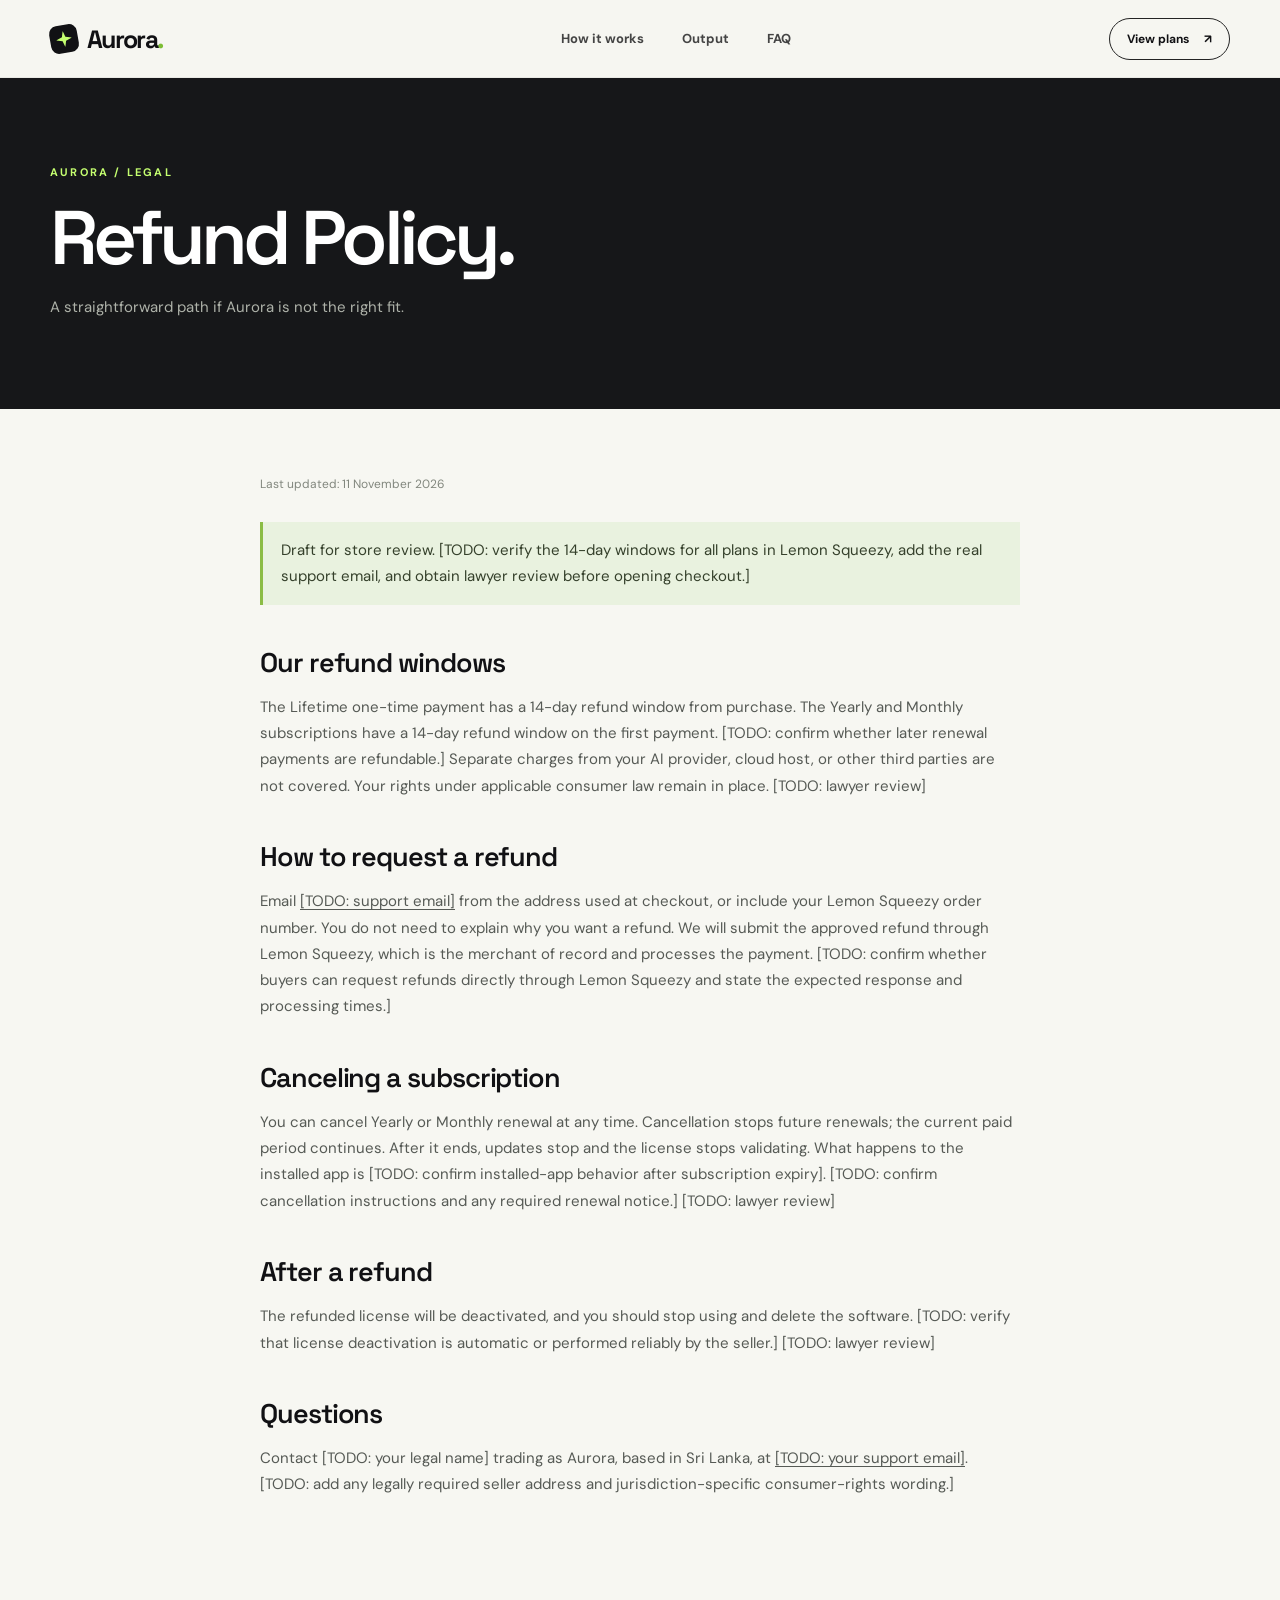
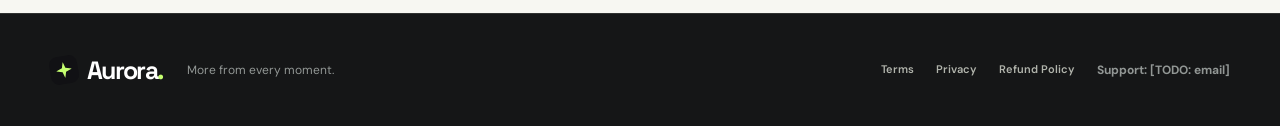
<file: landing/refund.html>
<!doctype html>
<html lang="en">
<head>
  <meta charset="utf-8">
  <meta name="viewport" content="width=device-width, initial-scale=1">
  <meta name="theme-color" content="#101012">
  <title>Refund Policy — Aurora</title>
  <meta name="description" content="How to request a refund for an Aurora software purchase.">
  <meta property="og:type" content="website">
  <meta property="og:title" content="Refund Policy — Aurora">
  <meta property="og:description" content="How to request a refund for an Aurora software purchase.">
  <meta property="og:url" content="https://dinethnethsaramusic-code.github.io/aurora-landing/refund.html">
  <link rel="canonical" href="https://dinethnethsaramusic-code.github.io/aurora-landing/refund.html">
  <link rel="icon" href="./favicon.svg" type="image/svg+xml">
  <link rel="preconnect" href="https://fonts.googleapis.com">
  <link rel="preconnect" href="https://fonts.gstatic.com" crossorigin>
  <link href="https://fonts.googleapis.com/css2?family=DM+Sans:wght@400;500;600;700&family=Space+Grotesk:wght@400;500;600;700&display=swap" rel="stylesheet">
  <link rel="stylesheet" href="./style.css">
  <link rel="stylesheet" href="./extras.css?v=2">
  <script src="./config.js" defer></script>
  <script src="./checkout.js" defer></script>
</head>
<body>
  <a class="skip-link" href="#main">Skip to content</a>
  <header class="site-header"><div class="wrap nav"><a class="brand" href="./index.html" aria-label="Aurora home"><span class="brand-mark" aria-hidden="true"><span></span></span><span>Aurora<span class="brand-dot">.</span></span></a><nav aria-label="Main navigation"><a href="./index.html#how-it-works">How it works</a><a href="./index.html#proof">Output</a><a href="./index.html#faq">FAQ</a></nav><a class="nav-cta" href="./index.html#pricing">View plans <span aria-hidden="true">↗</span></a></div></header>
  <main id="main"><section class="legal-hero"><div class="wrap"><span class="kicker">AURORA / LEGAL</span><h1>Refund Policy.</h1><p>A straightforward path if Aurora is not the right fit.</p></div></section><article class="wrap legal-body">
    <p class="legal-meta">Last updated: 11 November 2026</p>
    <p class="legal-alert">Draft for store review. [TODO: verify the 14-day windows for all plans in Lemon Squeezy, add the real support email, and obtain lawyer review before opening checkout.]</p>
    <h2>Our refund windows</h2><p>The <span data-plan-name="lifetime">Lifetime</span> one-time payment has a 14-day refund window from purchase. The <span data-plan-name="yearly">Yearly</span> and <span data-plan-name="monthly">Monthly</span> subscriptions have a 14-day refund window on the first payment. [TODO: confirm whether later renewal payments are refundable.] Separate charges from your AI provider, cloud host, or other third parties are not covered. Your rights under applicable consumer law remain in place. [TODO: lawyer review]</p>
    <h2>How to request a refund</h2><p>Email <a href="mailto:support@example.com">[TODO: support email]</a> from the address used at checkout, or include your Lemon Squeezy order number. You do not need to explain why you want a refund. We will submit the approved refund through Lemon Squeezy, which is the merchant of record and processes the payment. [TODO: confirm whether buyers can request refunds directly through Lemon Squeezy and state the expected response and processing times.]</p>
    <h2>Canceling a subscription</h2><p>You can cancel <span data-plan-name="yearly">Yearly</span> or <span data-plan-name="monthly">Monthly</span> renewal at any time. Cancellation stops future renewals; the current paid period continues. After it ends, updates stop and the license stops validating. What happens to the installed app is [TODO: confirm installed-app behavior after subscription expiry]. [TODO: confirm cancellation instructions and any required renewal notice.] [TODO: lawyer review]</p>
    <h2>After a refund</h2><p>The refunded license will be deactivated, and you should stop using and delete the software. [TODO: verify that license deactivation is automatic or performed reliably by the seller.] [TODO: lawyer review]</p>
    <h2>Questions</h2><p>Contact [TODO: your legal name] trading as Aurora, based in Sri Lanka, at <a href="mailto:support@example.com">[TODO: your support email]</a>. [TODO: add any legally required seller address and jurisdiction-specific consumer-rights wording.]</p>
  </article></main>
  <footer class="footer legal-footer"><div class="wrap footer-inner"><a class="brand" href="./index.html"><span class="brand-mark" aria-hidden="true"><span></span></span><span>Aurora<span class="brand-dot">.</span></span></a><p>More from every moment.</p><nav class="footer-links" aria-label="Legal and support"><a href="./terms.html">Terms</a><a href="./privacy.html">Privacy</a><a href="./refund.html" aria-current="page">Refund Policy</a><a href="mailto:support@example.com">Support: [TODO: email]</a></nav></div></footer>
</body>
</html>
</file>
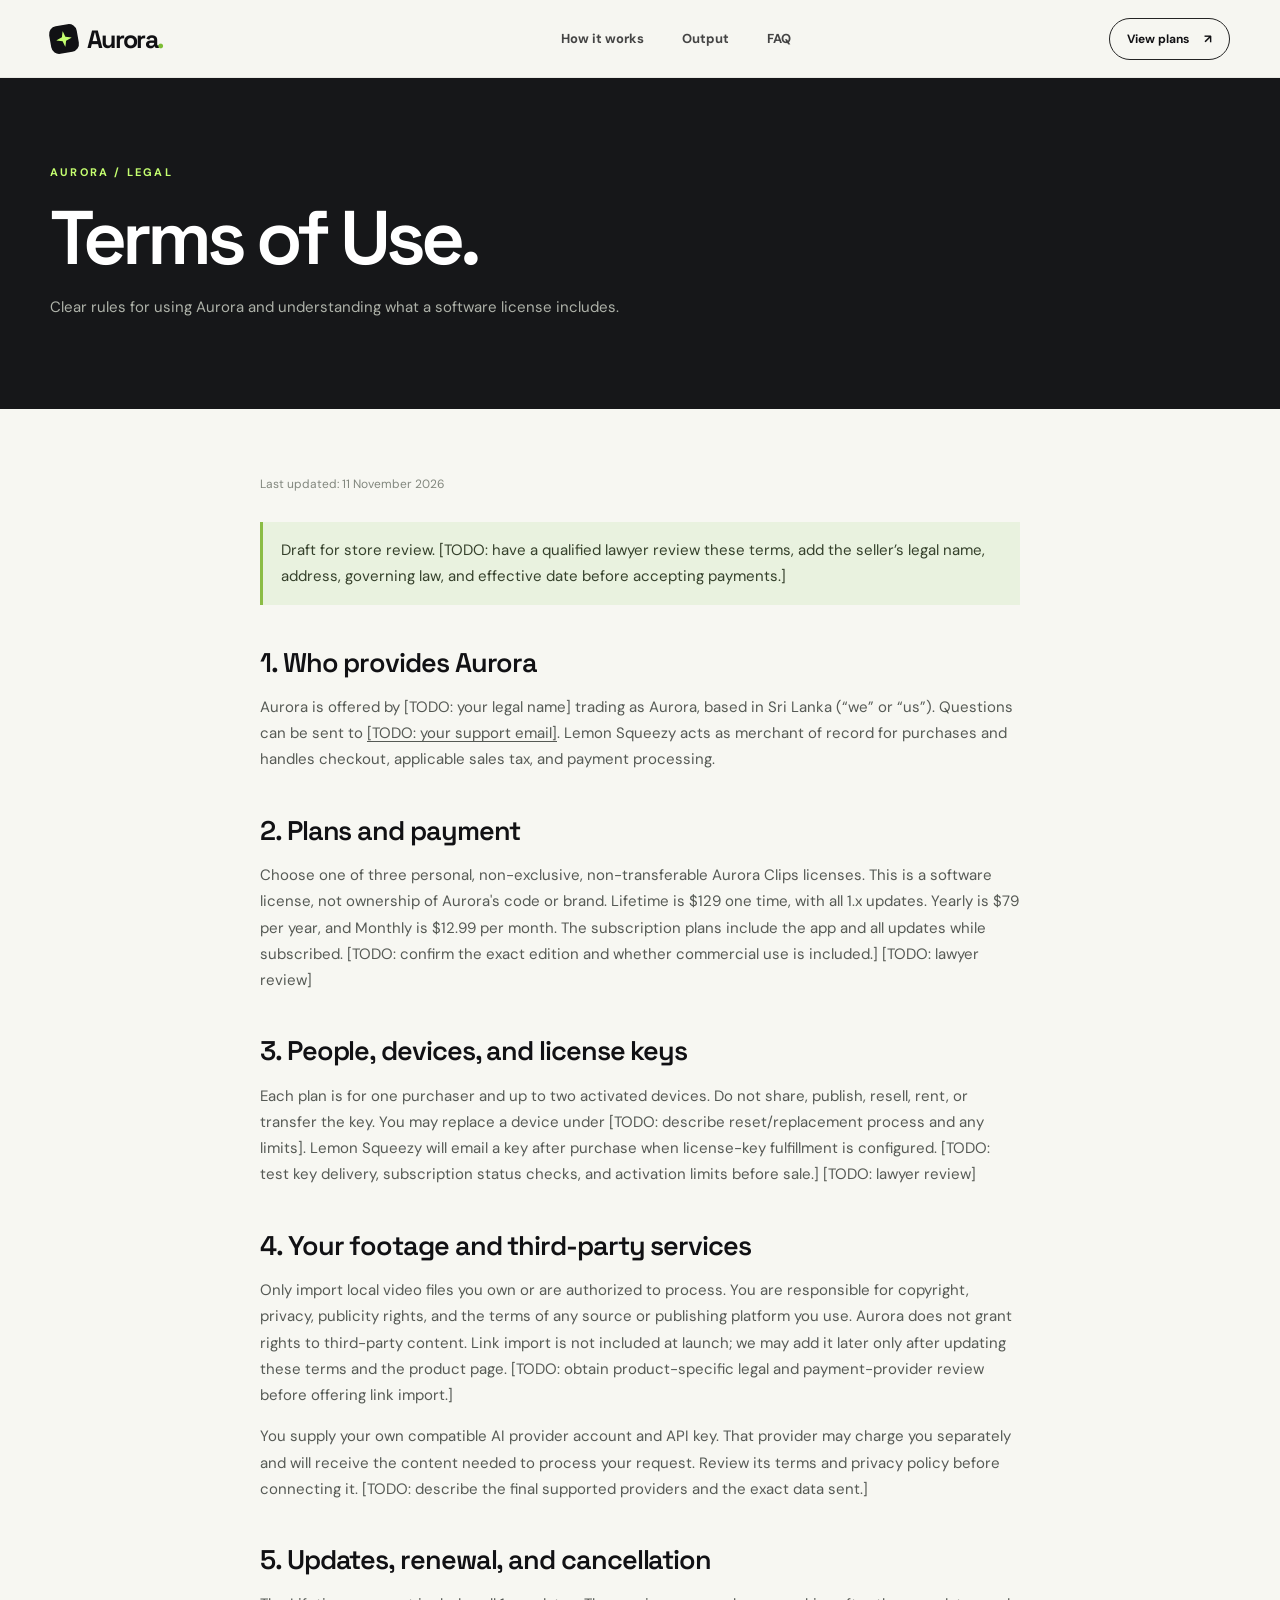
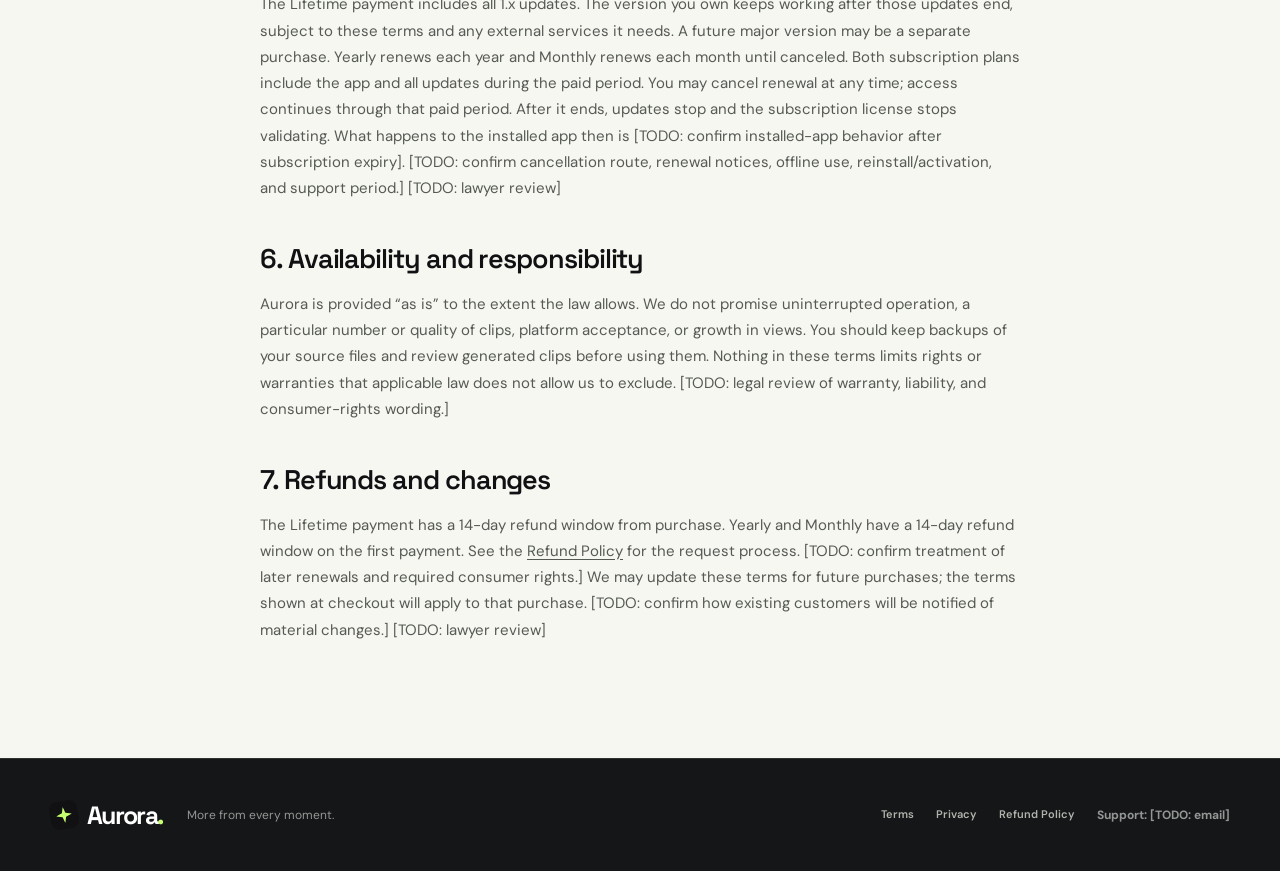
<file: landing/terms.html>
<!doctype html>
<html lang="en">
<head>
  <meta charset="utf-8">
  <meta name="viewport" content="width=device-width, initial-scale=1">
  <meta name="theme-color" content="#101012">
  <title>Terms of Use — Aurora</title>
  <meta name="description" content="Plain-English terms for the Aurora video clipping software.">
  <meta property="og:type" content="website">
  <meta property="og:title" content="Terms of Use — Aurora">
  <meta property="og:description" content="Plain-English terms for the Aurora video clipping software.">
  <meta property="og:url" content="https://dinethnethsaramusic-code.github.io/aurora-landing/terms.html">
  <link rel="canonical" href="https://dinethnethsaramusic-code.github.io/aurora-landing/terms.html">
  <link rel="icon" href="./favicon.svg" type="image/svg+xml">
  <link rel="preconnect" href="https://fonts.googleapis.com">
  <link rel="preconnect" href="https://fonts.gstatic.com" crossorigin>
  <link href="https://fonts.googleapis.com/css2?family=DM+Sans:wght@400;500;600;700&family=Space+Grotesk:wght@400;500;600;700&display=swap" rel="stylesheet">
  <link rel="stylesheet" href="./style.css">
  <link rel="stylesheet" href="./extras.css?v=2">
  <script src="./config.js" defer></script>
  <script src="./checkout.js" defer></script>
</head>
<body>
  <a class="skip-link" href="#main">Skip to content</a>
  <header class="site-header"><div class="wrap nav"><a class="brand" href="./index.html" aria-label="Aurora home"><span class="brand-mark" aria-hidden="true"><span></span></span><span>Aurora<span class="brand-dot">.</span></span></a><nav aria-label="Main navigation"><a href="./index.html#how-it-works">How it works</a><a href="./index.html#proof">Output</a><a href="./index.html#faq">FAQ</a></nav><a class="nav-cta" href="./index.html#pricing">View plans <span aria-hidden="true">↗</span></a></div></header>
  <main id="main"><section class="legal-hero"><div class="wrap"><span class="kicker">AURORA / LEGAL</span><h1>Terms of Use.</h1><p>Clear rules for using Aurora and understanding what a software license includes.</p></div></section><article class="wrap legal-body">
    <p class="legal-meta">Last updated: 11 November 2026</p>
    <p class="legal-alert">Draft for store review. [TODO: have a qualified lawyer review these terms, add the seller’s legal name, address, governing law, and effective date before accepting payments.]</p>
    <h2>1. Who provides Aurora</h2><p>Aurora is offered by [TODO: your legal name] trading as Aurora, based in Sri Lanka (“we” or “us”). Questions can be sent to <a href="mailto:support@example.com">[TODO: your support email]</a>. Lemon Squeezy acts as merchant of record for purchases and handles checkout, applicable sales tax, and payment processing.</p>
    <h2>2. Plans and payment</h2><p>Choose one of three personal, non-exclusive, non-transferable Aurora Clips licenses. This is a software license, not ownership of Aurora's code or brand. <span data-plan-name="lifetime">Lifetime</span> is <span data-price="lifetime">Price loading</span> <span data-plan-period="lifetime">one time</span>, with all 1.x updates. <span data-plan-name="yearly">Yearly</span> is <span data-price="yearly">Price loading</span> <span data-plan-period="yearly">per year</span>, and <span data-plan-name="monthly">Monthly</span> is <span data-price="monthly">Price loading</span> <span data-plan-period="monthly">per month</span>. The subscription plans include the app and all updates while subscribed. <span data-launch-note hidden></span> [TODO: confirm the exact edition and whether commercial use is included.] [TODO: lawyer review]</p>
    <h2>3. People, devices, and license keys</h2><p>Each plan is for one purchaser and up to two activated devices. Do not share, publish, resell, rent, or transfer the key. You may replace a device under [TODO: describe reset/replacement process and any limits]. Lemon Squeezy will email a key after purchase when license-key fulfillment is configured. [TODO: test key delivery, subscription status checks, and activation limits before sale.] [TODO: lawyer review]</p>
    <h2>4. Your footage and third-party services</h2><p>Only import local video files you own or are authorized to process. You are responsible for copyright, privacy, publicity rights, and the terms of any source or publishing platform you use. Aurora does not grant rights to third-party content. Link import is not included at launch; we may add it later only after updating these terms and the product page. [TODO: obtain product-specific legal and payment-provider review before offering link import.]</p><p>You supply your own compatible AI provider account and API key. That provider may charge you separately and will receive the content needed to process your request. Review its terms and privacy policy before connecting it. [TODO: describe the final supported providers and the exact data sent.]</p>
    <h2>5. Updates, renewal, and cancellation</h2><p>The <span data-plan-name="lifetime">Lifetime</span> payment includes all 1.x updates. The version you own keeps working after those updates end, subject to these terms and any external services it needs. A future major version may be a separate purchase. <span data-plan-name="yearly">Yearly</span> renews each year and <span data-plan-name="monthly">Monthly</span> renews each month until canceled. Both subscription plans include the app and all updates during the paid period. You may cancel renewal at any time; access continues through that paid period. After it ends, updates stop and the subscription license stops validating. What happens to the installed app then is [TODO: confirm installed-app behavior after subscription expiry]. [TODO: confirm cancellation route, renewal notices, offline use, reinstall/activation, and support period.] [TODO: lawyer review]</p>
    <h2>6. Availability and responsibility</h2><p>Aurora is provided “as is” to the extent the law allows. We do not promise uninterrupted operation, a particular number or quality of clips, platform acceptance, or growth in views. You should keep backups of your source files and review generated clips before using them. Nothing in these terms limits rights or warranties that applicable law does not allow us to exclude. [TODO: legal review of warranty, liability, and consumer-rights wording.]</p>
    <h2>7. Refunds and changes</h2><p>The <span data-plan-name="lifetime">Lifetime</span> payment has a 14-day refund window from purchase. <span data-plan-name="yearly">Yearly</span> and <span data-plan-name="monthly">Monthly</span> have a 14-day refund window on the first payment. See the <a href="./refund.html">Refund Policy</a> for the request process. [TODO: confirm treatment of later renewals and required consumer rights.] We may update these terms for future purchases; the terms shown at checkout will apply to that purchase. [TODO: confirm how existing customers will be notified of material changes.] [TODO: lawyer review]</p>
  </article></main>
  <footer class="footer legal-footer"><div class="wrap footer-inner"><a class="brand" href="./index.html"><span class="brand-mark" aria-hidden="true"><span></span></span><span>Aurora<span class="brand-dot">.</span></span></a><p>More from every moment.</p><nav class="footer-links" aria-label="Legal and support"><a href="./terms.html" aria-current="page">Terms</a><a href="./privacy.html">Privacy</a><a href="./refund.html">Refund Policy</a><a href="mailto:support@example.com">Support: [TODO: email]</a></nav></div></footer>
</body>
</html>
</file>
<file: landing/funnel.css>
:root{--ink:#17191a;--paper:#f6f5ef;--soft:#e9ece3;--lime:#c5ff70;--muted:#626960;--line:#d6dbcf;--dark-line:#404640;--font-display:'Space Grotesk',sans-serif;--font-body:'DM Sans',sans-serif}
*{box-sizing:border-box}
html{scroll-behavior:smooth;scroll-padding-top:76px}
body{margin:0;background:var(--paper);color:var(--ink);font-family:var(--font-body);font-size:16px;line-height:1.6}
body,button,input{font-family:var(--font-body)}
a{color:inherit;text-decoration:none}
a:focus-visible,button:focus-visible,input:focus-visible,summary:focus-visible{outline:3px solid #81a944;outline-offset:4px}
[hidden]{display:none!important}
.wrap{width:min(1160px,calc(100% - 36px));margin-inline:auto}
.skip-link{position:absolute;left:16px;top:-80px;z-index:30;background:var(--lime);padding:10px 14px;color:var(--ink)}
.skip-link:focus{top:12px}
.site-header{position:sticky;top:0;z-index:20;background:rgba(23,25,26,.97);border-bottom:1px solid var(--dark-line);color:#fff}
.header-inner{height:68px;display:flex;align-items:center;justify-content:space-between;gap:20px}
.brand{display:inline-flex;align-items:center;gap:9px;font:700 24px/1 var(--font-display);letter-spacing:-.07em;white-space:nowrap}
.brand-mark{display:grid;place-items:center;width:30px;height:30px;background:var(--lime);color:var(--ink);border-radius:8px;font-size:22px;transform:rotate(-9deg)}
.brand-dot{color:var(--lime)}
.site-nav{display:none;gap:26px;font-size:12px;font-weight:700}
.site-nav a:hover,.header-link:hover,.text-link:hover,.site-footer a:hover{text-decoration:underline;text-underline-offset:4px}
.header-link{font-size:12px;font-weight:700;border:1px solid #8f9b86;border-radius:99px;padding:9px 13px;white-space:nowrap}
.section{padding:76px 0}
.section-dark{background:var(--ink);color:#f7f8f3}
.section-soft{background:var(--soft)}
.eyebrow,.kicker,.price-label,.slot-label{font-size:10px;font-weight:700;letter-spacing:.18em;text-transform:uppercase}
.eyebrow,.section-dark .kicker{color:var(--lime)}
.kicker{color:#547d31;margin:0 0 16px}
h1,h2,h3,p,figure{margin-top:0}
h1,h2,h3{font-family:var(--font-display);line-height:1.08;letter-spacing:-.055em}
h1{font-size:clamp(43px,11vw,80px);font-weight:600;margin-bottom:23px}
h2{font-size:clamp(36px,8vw,60px);font-weight:600;margin-bottom:18px}
h3{font-size:22px;font-weight:600;letter-spacing:-.04em}
em{font-style:normal;color:#80ad4f}
.section-dark em{color:var(--lime)}
.hero{padding:76px 0 66px}
.hero-grid{display:grid;gap:58px;align-items:center}
.hero .eyebrow{margin-bottom:19px}
.lead{font-size:17px;line-height:1.65;color:#c0c7bd;max-width:560px;margin-bottom:29px}
.cta-group{display:flex;flex-wrap:wrap;align-items:center;gap:17px}
.button{display:inline-flex;align-items:center;justify-content:space-between;gap:24px;min-height:48px;padding:12px 20px;border-radius:100px;font-size:14px;font-weight:700;line-height:1.2;transition:transform .18s ease,background .18s ease}
.button:hover{transform:translateY(-2px)}
.button-primary{background:var(--lime);color:var(--ink)}
.button-primary:hover{background:#dbffad}
.text-link{font-size:13px;font-weight:700;text-decoration:underline;text-underline-offset:4px}
.cta-note{font-size:12px;color:#b7c0b1;margin:13px 0 0}
.delivery-note{font-size:12px;line-height:1.5;color:#d5dacd;max-width:510px;border-left:3px solid var(--lime);padding-left:12px;margin:23px 0 0}
.hero-demo{border:1px solid #596158;border-radius:16px;overflow:hidden;background:#222627;box-shadow:0 20px 50px #0003}
.demo-top{display:flex;justify-content:space-between;gap:12px;padding:13px 18px;border-bottom:1px solid var(--dark-line);color:#aab5a6;font-size:9px;font-weight:700;letter-spacing:.12em}
.demo-flow{display:grid;grid-template-columns:1.25fr 22px 1fr;gap:10px;align-items:center;padding:18px;min-height:285px}
.demo-source{aspect-ratio:4/3;min-height:170px;padding:13px;border:1px solid #6a7366;border-radius:9px;background:linear-gradient(145deg,#38413d,#252c2b);display:flex;flex-direction:column;justify-content:space-between}
.demo-number,.demo-outputs span{color:var(--lime);font-size:9px;font-weight:700;letter-spacing:.13em}
.demo-placeholder{align-self:center;text-align:center;font:600 18px/1.2 var(--font-display)}
.demo-placeholder small{display:block;margin-top:8px;color:#bac3b9;font:500 10px/1.3 var(--font-body)}
.demo-bar{height:4px;width:72%;background:var(--lime);border-radius:5px}
.demo-arrow{color:var(--lime);font-size:22px;text-align:center}
.demo-outputs{display:grid;grid-template-columns:1fr 1fr;gap:7px;height:190px}
.demo-outputs>div{border:1px dashed #8b9b84;border-radius:8px;background:#303a34;padding:10px 7px;display:flex;flex-direction:column;justify-content:space-between}
.demo-outputs strong{font:600 11px/1.25 var(--font-display)}
.hero-demo figcaption{border-top:1px solid var(--dark-line);padding:10px 18px;color:#afb9ad;font-size:11px}
.split-heading,.requirements-grid,.ownership-grid,.offer-grid,.faq-grid,.final-grid{display:grid;gap:28px}
.section-intro{max-width:500px;font-size:17px;color:#4d574a}
.section-intro p:last-child{margin-bottom:0}
.section-head{max-width:710px;margin-bottom:36px}
.section-head>p:last-child{color:var(--muted);max-width:540px}
.section-dark .section-head>p:last-child{color:#b5beb3}
.process-list{list-style:none;padding:0;margin:0;display:grid;gap:12px}
.process-list li{display:grid;grid-template-columns:55px 1fr;gap:13px;align-items:start;border-top:1px solid #b5bfb0;padding:23px 0 12px}
.process-list h3{margin:0 0 8px}
.process-list p{color:#566250;margin-bottom:0;max-width:550px}
.step-num{font:700 14px var(--font-display);color:#5e7f42}
.proof-grid{display:grid;gap:24px}
.proof-slot{margin:0}
.slot-frame{border:1px dashed #91a38c;background:#262e2b;border-radius:11px;padding:20px;min-height:275px;display:flex;flex-direction:column;align-items:center;justify-content:center;text-align:center;gap:10px}
.slot-label{align-self:flex-start;color:var(--lime);margin-bottom:auto}
.slot-frame strong{font:600 20px/1.15 var(--font-display);max-width:220px}
.slot-frame>span:last-child{color:#b3bfb1;font-size:12px;margin-bottom:auto}
.proof-after .slot-frame{max-width:290px;min-height:370px;margin:auto}
.proof-slot figcaption{color:#bbc4b7;font-size:12px;line-height:1.5;margin-top:11px}
.screen-slot{border:1px solid var(--dark-line);border-radius:10px;padding:24px;margin-top:31px;color:#b9c4b6}
.screen-slot span{font-size:10px;font-weight:700;letter-spacing:.15em;color:var(--lime)}
.screen-slot p{margin:6px 0 0;font-size:13px}
.proof-disclaimer{color:#aeb9ab;font-size:12px;margin:18px 0 0}
.ownership-grid>div:first-child>p:last-child{color:var(--muted);max-width:410px}
.ownership-list article{display:grid;grid-template-columns:30px 1fr;gap:15px;border-top:1px solid var(--line);padding:20px 0}
.ownership-list article:last-child{border-bottom:1px solid var(--line)}
.ownership-list article>span{font:700 12px var(--font-display);color:#5a873a}
.ownership-list h3{margin:0 0 7px}
.ownership-list p{margin:0;color:var(--muted)}
.requirements-grid>div:first-child>p:last-child{color:#4f5b4d;max-width:485px}
.requirements-panel{background:var(--ink);color:#f2f5ed;border-radius:14px;padding:27px}
.requirements-panel h3{margin-bottom:16px}
.requirements-panel ul,.price-card ul{list-style:none;padding:0;margin:0}
.requirements-panel li{border-top:1px solid var(--dark-line);padding:13px 0;font-size:14px;color:#c0c9bc}
.requirements-panel li:last-child{padding-bottom:0}
.requirements-panel strong{color:#fff}
.todo{color:#87500b;font-weight:700}
.requirements-panel .todo,.price-card .todo{color:#ffcf84}
.offer-grid>div:first-child>p:not(.kicker){color:#596154;max-width:470px}
.offer-caveat{border-left:3px solid #799c49;padding-left:14px;font-size:13px;line-height:1.6;margin-top:30px}
.plan-grid{display:grid;gap:15px;align-items:stretch}
.price-card{background:var(--ink);color:#f5f8f1;border-radius:16px;padding:29px}
.price-card-featured{border:2px solid #8dc84a;box-shadow:0 20px 46px #25331d18}
.price-card h3{font-size:24px;margin-bottom:16px}
.price-label{color:var(--lime);margin-bottom:21px}
.price{font:600 clamp(30px,5vw,46px)/1.1 var(--font-display);letter-spacing:-.05em;margin-bottom:7px}
.price small{font:600 12px var(--font-body);letter-spacing:0;color:#bfcbba;white-space:nowrap}
.price-context{color:#c1cbbb;font-size:13px}
.plan-description,.launch-note{font-size:13px;color:#c1cbbb;margin:9px 0 0}
.launch-note{color:var(--lime)}
.price-card ul{border-top:1px solid var(--dark-line);margin:23px 0}
.price-card li{border-bottom:1px solid var(--dark-line);padding:10px 0 10px 23px;position:relative;font-size:13px}
.price-card li:before{content:'✓';position:absolute;left:0;color:var(--lime)}
.price-card .button{width:100%}
.price-card .cta-note{margin-bottom:0}
.payment-note{font-size:11px;color:#aebaae;margin:12px 0 0}
.price-comparison{font:600 16px/1.5 var(--font-display);margin:23px 0 0}
.offer>.wrap>.offer-caveat{max-width:760px}
.waitlist-section{background:#dfe9d5;padding:50px 0}
.waitlist-grid{display:grid;gap:18px}
.waitlist-section h2{font-size:36px}
.waitlist-form{background:#fff;border:1px solid var(--line);border-radius:12px;padding:18px}
.waitlist-form label{display:block;font-size:12px;font-weight:700;margin-bottom:8px}
.waitlist-form>div{display:flex;gap:8px}
.waitlist-form input{min-width:0;flex:1;padding:10px;border:1px solid #aab6a5;border-radius:6px;font-size:14px}
.waitlist-form button{border:0;background:var(--ink);color:#fff;border-radius:6px;padding:10px;font-size:12px;font-weight:700}
.waitlist-form button:disabled{opacity:.6;cursor:not-allowed}
.waitlist-form small{display:block;margin-top:10px;color:#566250;font-size:11px}
.waitlist-form small a,.faq-list p a{text-decoration:underline;text-underline-offset:3px}
.faq-list{border-top:1px solid #b9c5b5}
.faq-list details{border-bottom:1px solid #b9c5b5;padding:17px 0}
.faq-list summary{cursor:pointer;list-style:none;font:600 18px/1.3 var(--font-display);letter-spacing:-.03em;padding-right:30px;position:relative}
.faq-list summary::-webkit-details-marker{display:none}
.faq-list summary:after{content:'+';position:absolute;right:2px;top:0;font-size:23px;font-weight:400}
.faq-list details[open] summary:after{content:'−'}
.faq-list p{margin:12px 0 3px;color:#4f5b4c;font-size:14px;max-width:640px}
.final-grid p:not(.kicker):not(.cta-note):not(.delivery-note){color:#bec8bb;max-width:530px}
.final-grid .button{min-width:230px}
.site-footer{background:#101213;color:#f4f6f1;padding:38px 0 115px}
.footer-grid{display:grid;gap:13px}
.site-footer p,.site-footer small{color:#a6b1a4;font-size:12px;margin:0}
.site-footer nav{display:flex;flex-wrap:wrap;gap:10px 22px;font-size:12px;font-weight:700}
.mobile-buy{position:fixed;bottom:0;left:0;right:0;z-index:25;background:#151719f5;border-top:1px solid var(--dark-line);padding:10px 16px calc(10px + env(safe-area-inset-bottom));display:grid;gap:4px}
.mobile-buy .button{justify-content:center;min-height:44px}
.mobile-buy small{color:#c8d2c3;text-align:center;font-size:10px}
@media(min-width:700px){.wrap{width:min(1160px,calc(100% - 56px))}.header-inner{height:76px}.section{padding:105px 0}.hero{padding:95px 0 85px}.hero-grid{grid-template-columns:1.05fr .95fr;gap:35px}.split-heading,.requirements-grid,.ownership-grid,.offer-grid,.faq-grid,.final-grid{grid-template-columns:1fr 1fr;gap:55px}.process-list{grid-template-columns:repeat(3,minmax(0,1fr));gap:25px}.process-list li{grid-template-columns:1fr;min-height:225px}.proof-grid{grid-template-columns:1.1fr .9fr;align-items:end}.waitlist-grid{grid-template-columns:1fr 1fr;align-items:center;gap:30px}.site-footer{padding-bottom:38px}.footer-grid{grid-template-columns:1fr 1fr;align-items:center}.footer-grid nav{justify-content:flex-end}.footer-grid small{grid-column:2;text-align:right}.mobile-buy{display:none}}
@media(min-width:1000px){.hero-grid{gap:70px}.site-nav{display:flex;gap:31px}.requirements-grid,.offer-grid{grid-template-columns:1fr .9fr}.faq-grid{grid-template-columns:.7fr 1.3fr}.final-grid{grid-template-columns:1.3fr .7fr}}
@media(min-width:800px){.plan-grid{grid-template-columns:repeat(3,minmax(0,1fr))}.price-card{display:flex;flex-direction:column}.price-card ul{flex:1}.price-card .button{margin-top:auto}}
@media(max-width:420px){.demo-flow{grid-template-columns:1fr;gap:9px}.demo-arrow{transform:rotate(90deg)}.demo-outputs{height:170px}.hero{padding-top:58px}.waitlist-form>div{flex-direction:column}}
@media(prefers-reduced-motion:reduce){html{scroll-behavior:auto}.button{transition:none}.button:hover{transform:none}}
</file>
<file: landing/motion.css>
/* Motion stays inside the illustrative workflow; it does not imply real footage. */
section[id]{scroll-margin-top:76px}
.hero-demo{margin:0}
.demo-flow{display:flex;flex-direction:column;gap:13px;min-height:0;padding:22px 22px 26px}
.demo-source{box-sizing:border-box;width:100%;min-width:0;min-height:116px;aspect-ratio:auto;padding:14px 17px}
.demo-placeholder{font-size:20px}
.demo-placeholder small{margin-top:4px}
.demo-track{display:block;width:100%;height:4px;border-radius:4px;background:#536348;overflow:hidden}
.demo-bar{display:block;width:100%;height:4px;transform-origin:left center;animation:source-progress 7s ease-in-out infinite}
.demo-arrow{height:22px;line-height:22px;font-size:24px;transform:none;animation:flow-arrow 7s ease-in-out infinite}
.demo-outputs{display:flex;justify-content:center;gap:16px;width:100%;height:auto}
.demo-outputs>div{box-sizing:border-box;min-width:0;width:clamp(106px,11vw,126px);aspect-ratio:9/16;padding:12px;border:1px solid #71806d;background:linear-gradient(160deg,#334039,#29332e);animation:clip-arrive 7s ease-in-out infinite}
.demo-outputs>div:nth-child(2){animation-delay:.35s}
.demo-outputs strong{font-size:15px;text-align:center;margin:auto 0}
.demo-outputs small{color:#bfcbb9;font-size:9px;line-height:1.3;text-align:center}
.hero-demo figcaption{padding:11px 22px}
.requirements-panel{padding:30px 32px}
.requirements-panel li{padding:16px 0;font-size:15px;line-height:1.55}
.requirements-panel strong{display:block;margin-bottom:3px;font:600 16px/1.3 var(--font-display)}
.proof-grid{grid-template-columns:1fr;align-items:stretch;gap:16px}
.proof-card{display:flex;flex-direction:column;gap:16px;min-width:0;margin:0;padding:20px;border:1px solid #435449;border-radius:16px;background:#202825}
.proof-card-top{display:flex;justify-content:space-between;gap:12px;color:#aebdab;font-size:10px;font-weight:700;letter-spacing:.15em}
.proof-card-top span:first-child{color:var(--lime)}
.proof-visual{position:relative;display:grid;place-items:center;overflow:hidden;border:1px solid #617363;border-radius:10px}
.proof-source-art{aspect-ratio:16/9;background:linear-gradient(145deg,#3b5042,#25342d)}
.proof-clip-art{width:min(100%,155px);aspect-ratio:9/16;margin-inline:auto;background:linear-gradient(160deg,#3c5144,#25342f)}
.proof-clip-art:after{content:"";position:absolute;inset:13px;border:1px solid #9ab58a70;border-radius:5px}
.proof-art-label{position:absolute;top:13px;left:14px;color:#cde3bd;font-size:10px;font-weight:700;letter-spacing:.14em}
.proof-play{display:grid;place-items:center;width:58px;height:58px;border:1px solid #b7e58e;border-radius:50%;color:var(--lime);font-size:20px;padding-left:3px}
.proof-track{position:absolute;left:16px;right:16px;bottom:16px;height:5px;border-radius:5px;background:#778b704d;overflow:hidden}
.proof-track>span{display:block;width:100%;height:100%;background:var(--lime);transform-origin:left center;animation:proof-progress 7s ease-in-out infinite}
.proof-caption-bars{position:absolute;left:22px;right:22px;bottom:33px;display:grid;gap:7px;z-index:1}
.proof-caption-bars i{display:block;height:7px;border-radius:7px;background:#d9f6c5;animation:proof-caption 7s ease-in-out infinite}
.proof-caption-bars i:last-child{width:72%;margin-inline:auto;animation-delay:.25s}
.proof-card figcaption{display:grid;gap:4px;margin-top:auto}
.proof-card figcaption strong{font:600 20px/1.2 var(--font-display)}
.proof-card figcaption span{color:#bfcbbd;font-size:14px;line-height:1.5}
.proof-bridge{display:grid;place-items:center;justify-self:center;align-self:center;width:38px;height:38px;border-radius:50%;background:var(--lime);color:var(--ink);font-size:22px;transform:rotate(90deg)}
.proof-disclaimer{font-size:13px;line-height:1.55;max-width:730px}
.header-link{display:inline-flex;align-items:center;min-height:44px;box-sizing:border-box}
.faq-list summary{display:flex;align-items:center;min-height:44px}
.site-footer nav a{display:inline-flex;align-items:center;min-height:44px}
.button:active{transform:translateY(1px)}
@keyframes source-progress{0%,12%{transform:scaleX(.12)}46%,78%{transform:scaleX(1)}100%{transform:scaleX(.12)}}
@keyframes flow-arrow{0%,28%,100%{transform:translateY(-3px);opacity:.5}47%,76%{transform:translateY(4px);opacity:1}}
@keyframes clip-arrive{0%,33%,100%{transform:translateY(9px);opacity:.7;box-shadow:none}53%,78%{transform:translateY(0);opacity:1;box-shadow:0 0 22px #c5ff7024}}
@keyframes proof-progress{0%,12%{transform:scaleX(.08)}47%,78%{transform:scaleX(1)}100%{transform:scaleX(.08)}}
@keyframes proof-caption{0%,28%,100%{opacity:.35;transform:translateY(5px)}50%,78%{opacity:1;transform:translateY(0)}}
@media(min-width:900px){.proof-grid{grid-template-columns:minmax(0,1.15fr) 38px minmax(0,.85fr);gap:18px}.proof-bridge{transform:none}}
@media(min-width:700px) and (max-width:1199px){.hero-grid{grid-template-columns:1fr;gap:45px}.hero h1{max-width:690px;font-size:clamp(56px,8vw,72px)}.hero-demo{max-width:650px}}
@media(max-width:699px){
  .section{padding:64px 0}
  .hero{padding:58px 0 64px}
  .hero .lead{line-height:1.5}
  .hero .cta-note,.hero .delivery-note{font-size:13px}
  .hero .delivery-note{margin-top:14px}
  h2{font-size:clamp(32px,9vw,42px)}
  .section-head{margin-bottom:26px}
  .section-head>p:last-child,.section-intro{font-size:16px;line-height:1.55}
  .process-list li,.ownership-list article{grid-template-columns:1fr;gap:8px;padding:20px 0}
  .process-list h3,.ownership-list h3{font-size:21px}
  .process-list p,.ownership-list p{line-height:1.55}
  .price-card li{font-size:15px;line-height:1.5}
  .price-card .cta-note{display:none}
  .offer-caveat{font-size:14px}
  .faq-list p{font-size:16px;line-height:1.55}
  .site-footer{padding-bottom:48px}
}
@media(max-width:420px){.demo-flow{gap:10px;padding:16px}.demo-source{min-height:112px}.demo-outputs{gap:12px}}
@media(prefers-reduced-motion:reduce){.demo-bar,.demo-arrow,.demo-outputs>div,.proof-track>span,.proof-caption-bars i{animation:none;transform:none;opacity:1;box-shadow:none}.button:active{transform:none}}
</file>
<file: landing/style.css>
:root{--ink:#111114;--paper:#f7f7f2;--muted:#66676a;--lime:#c5ff70;--line:#deded8}*{box-sizing:border-box}html{scroll-behavior:smooth}body{margin:0;background:var(--paper);color:var(--ink);font-family:'DM Sans',sans-serif}a{color:inherit;text-decoration:none}button,a,summary{ -webkit-tap-highlight-color:transparent}a:focus-visible,summary:focus-visible{outline:3px solid #6eb000;outline-offset:4px}.wrap{width:min(1180px,calc(100% - 64px));margin:auto}.skip-link{position:absolute;z-index:20;top:-60px;left:20px;padding:12px;background:var(--lime)}.skip-link:focus{top:10px}.site-header{height:78px;border-bottom:1px solid #e9e9e4;background:rgba(247,247,242,.94);position:relative;z-index:5}.nav{height:100%;display:flex;align-items:center;justify-content:space-between;gap:24px}.brand{display:inline-flex;align-items:center;gap:9px;font-family:'Space Grotesk',sans-serif;font-weight:700;font-size:25px;letter-spacing:-1.7px;white-space:nowrap}.brand-dot{color:#7dbd35}.brand-mark{width:28px;height:28px;display:grid;place-items:center;background:var(--ink);border-radius:8px;transform:rotate(-10deg)}.brand-mark span{width:16px;height:16px;background:var(--lime);clip-path:polygon(50% 0,61% 37%,100% 50%,61% 63%,50% 100%,39% 63%,0 50%,39% 37%)}.nav nav{display:flex;gap:38px;margin-left:80px}.nav nav a{font-size:13px;font-weight:700;color:#444}.nav nav a:hover,.text-link:hover,.footer a:hover{color:#6d9e27}.nav-cta{font-size:12px;font-weight:700;border:1px solid #242424;border-radius:999px;padding:12px 17px;white-space:nowrap}.nav-cta span{margin-left:12px}.nav-cta:hover{background:var(--ink);color:#fff}.hero{min-height:680px;display:grid;grid-template-columns:48% 52%;align-items:center;gap:10px;padding-top:35px;padding-bottom:68px}.hero-copy{position:relative;z-index:2}.eyebrow,.kicker,.step-number,.card-eyebrow{font-size:11px;font-weight:700;letter-spacing:.2em}.eyebrow{display:flex;align-items:center;gap:11px;color:#444}.pulse{width:8px;height:8px;border-radius:50%;background:#8fcf39;box-shadow:0 0 0 5px #d8efbc}.hero h1,.section h2,.availability h2{font-family:'Space Grotesk',sans-serif;letter-spacing:-.065em;line-height:1.01}.hero h1{font-size:clamp(60px,6.1vw,91px);margin:25px 0 24px;font-weight:600;white-space:nowrap}.hero h1 em,.section h2 em{font-style:normal;color:#8bbc45}.hero-lead{font-size:17px;line-height:1.7;max-width:510px;color:#5a5b5c}.hero-actions{display:flex;align-items:center;gap:30px;margin-top:33px}.button{display:inline-flex;align-items:center;justify-content:space-between;gap:34px;border-radius:999px;padding:17px 23px;font-weight:700;font-size:13px;transition:transform .2s,background .2s}.button:hover{transform:translateY(-3px)}.button-primary{background:var(--ink);color:#fff}.button-primary:hover{background:#333}.text-link{font-size:13px;font-weight:700;text-decoration:underline;text-underline-offset:5px}.text-link span{margin-left:8px}.hero-note{font-size:11px;letter-spacing:.08em;color:#8a8b87;margin-top:57px;display:flex;align-items:center;gap:12px;text-transform:uppercase;font-weight:700}.note-rule{width:26px;height:1px;background:#aaa}.hero-art{height:560px;position:relative;overflow:visible;margin-left:10px}.orbit{position:absolute;border:1px solid #e5e6d9;border-radius:50%;left:10%;top:1%;width:550px;height:550px}.orbit-two{left:23%;top:14%;width:410px;height:410px}.source-card,.clip{position:absolute;background:#171719;border:6px solid #171719;box-shadow:0 24px 48px rgba(28,30,24,.16);overflow:hidden}.source-card{width:300px;height:212px;border-radius:13px;left:5%;top:33%;transform:rotate(-8deg);z-index:2}.source-top{height:27px;background:#171719;color:#e5e5e5;display:flex;align-items:center;justify-content:space-between;font-size:8px;font-weight:700;letter-spacing:.1em;padding:0 7px}.source-icon{color:var(--lime);font-size:12px}.source-scene{height:137px;background:radial-gradient(circle at 65% 25%,#a68f8e 0,#62605d 24%,#292c2d 55%,#111518 100%);position:relative;overflow:hidden}.scene-glow{position:absolute;width:160px;height:160px;background:#f8b69466;filter:blur(32px);right:5%;top:10%}.scene-person{position:absolute;width:80px;height:115px;background:linear-gradient(#292b2d 0 33%,#171a1c 35%);border-radius:45px 45px 14px 14px;left:41%;top:25%}.scene-person:before{content:'';position:absolute;width:52px;height:57px;background:#9b7267;border-radius:50%;left:13px;top:-21px}.source-caption{position:absolute;bottom:14px;width:100%;text-align:center;color:#fff;font-family:'Space Grotesk';font-size:17px;line-height:.95;font-weight:700;text-shadow:0 2px 7px #000}.source-timeline{height:24px;background:#27282a;display:flex;align-items:center;gap:5px;padding:0 7px}.source-timeline span{height:4px;background:var(--lime);width:68px;border-radius:4px}.source-timeline i{height:4px;background:#777;width:58px;border-radius:4px}.connector{position:absolute;border-top:2px dashed #a7c879;z-index:0}.connector-a{width:170px;left:50%;top:38%;transform:rotate(-28deg)}.connector-b{width:145px;left:51%;top:56%}.connector-c{width:175px;left:49%;top:69%;transform:rotate(25deg)}.clip{width:112px;height:215px;border-radius:14px;z-index:3}.clip-one{left:66%;top:9%;transform:rotate(10deg)}.clip-two{left:75%;top:39%;transform:rotate(-6deg)}.clip-three{left:60%;top:69%;transform:rotate(8deg)}.clip-num{height:24px;background:#171719;color:var(--lime);font-size:9px;font-weight:700;padding:6px}.clip-visual{height:155px;position:relative;background:radial-gradient(circle at 50% 36%,#cf987c 0,#775447 20%,#373b3c 44%,#1d2528 72%);overflow:hidden}.clip-visual.alt{background:radial-gradient(circle at 48% 30%,#bb9b83 0,#6c584e 24%,#52616a 47%,#1a292c 80%)}.clip-visual.third{background:radial-gradient(circle at 52% 29%,#d4ad8b 0,#6c5248 23%,#555354 47%,#262128 80%)}.clip-head{position:absolute;top:39px;left:32px;width:50px;height:90px;border-radius:40px 40px 10px 10px;background:#1f2021}.clip-head:before{content:'';position:absolute;width:34px;height:40px;border-radius:50%;top:-14px;left:8px;background:#ae7c69}.clip-caption{position:absolute;bottom:16px;left:0;right:0;text-align:center;color:#fff;font-size:13px;line-height:1.01;font-weight:700;font-family:'Space Grotesk';text-shadow:0 2px 5px #000}.clip-caption b{color:var(--lime)}.clip-foot{display:flex;justify-content:space-between;padding:7px 3px;color:#aaa;font-size:7px;font-weight:700}.art-label{position:absolute;left:15%;bottom:0;font-size:10px;font-weight:700;letter-spacing:.15em;color:#879071;white-space:nowrap}.spark{font-size:20px;vertical-align:middle;color:#9dc762;margin-right:8px}.statement{background:var(--lime)}.statement-inner{min-height:113px;display:flex;justify-content:space-between;align-items:center;gap:20px}.statement p{font-family:'Space Grotesk';font-weight:600;font-size:26px;letter-spacing:-.05em;margin:0}.statement span{font-size:12px;font-weight:700;color:#4c6535}.section{padding-top:120px;padding-bottom:120px}.section-heading{display:grid;grid-template-columns:1fr 1fr;align-items:end}.kicker{color:#78934f}.section h2,.availability h2{font-size:clamp(47px,5.1vw,70px);font-weight:600;margin:17px 0}.section-heading .kicker{grid-column:1/-1}.section-heading p{max-width:350px;justify-self:end;font-size:16px;color:var(--muted);line-height:1.7}.steps{display:grid;grid-template-columns:repeat(4,1fr);gap:14px;margin-top:54px}.step{border:1px solid var(--line);border-radius:15px;padding:25px 22px 27px;min-height:279px;background:#fff}.step-number{color:#929691;font-size:10px}.step-icon{height:68px;width:68px;margin-top:26px;border-radius:16px;background:#edf5df;display:grid;place-items:center;font-family:'Space Grotesk';font-size:29px;font-weight:600;color:#628f29}.step h3,.details h3{font-family:'Space Grotesk';font-size:20px;letter-spacing:-.04em;margin:24px 0 8px}.step p,.details p{color:#686b67;font-size:13px;line-height:1.6;margin:0}.feature-section{background:#161719;color:#fff;padding:110px 0}.feature-grid{display:grid;grid-template-columns:1fr 1fr;gap:65px;align-items:center}.feature-copy h2{font-family:'Space Grotesk';font-size:clamp(42px,4.6vw,67px);letter-spacing:-.06em;line-height:1.06;margin:18px 0 25px}.feature-copy h2 em{font-style:normal;color:var(--lime)}.feature-copy>p{max-width:460px;color:#a4a5a4;line-height:1.75;font-size:15px}.feature-list{list-style:none;padding:0;margin:35px 0 0;border-top:1px solid #3a3b3d}.feature-list li{border-bottom:1px solid #3a3b3d;padding:15px 0;font-size:14px;font-weight:600}.feature-list span{color:var(--lime);margin-right:12px}.feature-display{position:relative;border:1px solid #494b4b;border-radius:18px;overflow:hidden;box-shadow:0 30px 70px #0006;background:#202224;transform:rotate(2deg)}.display-bar{height:37px;display:flex;align-items:center;justify-content:space-between;border-bottom:1px solid #3c3d3f;padding:0 15px;font-size:8px;color:#aaa;letter-spacing:.13em}.display-dots{display:flex;gap:4px}.display-dots i{width:6px;height:6px;border-radius:50%;background:#67696a}.display-body{display:flex;min-height:350px}.display-sidebar{width:47px;border-right:1px solid #3c3d3f;display:flex;flex-direction:column;align-items:center;gap:22px;padding-top:24px;color:#6d7070}.display-sidebar .side-active{color:var(--lime)}.display-main{flex:1;padding:22px}.display-title{display:flex;align-items:center;justify-content:space-between;font-family:'Space Grotesk';font-weight:600;font-size:17px}.display-title small{font:700 8px 'DM Sans';color:#727676;letter-spacing:.1em}.display-clips{display:flex;gap:14px;margin-top:24px}.mini-clip{width:43%;background:#2e3030;border-radius:8px;overflow:hidden}.mini-scene{height:165px;background:radial-gradient(circle at 50% 30%,#a88e80,#3a4342 43%,#20272b 80%);display:grid;place-content:center;text-align:center;font:700 20px/1 'Space Grotesk';text-shadow:0 2px 8px #000}.mini-scene b{color:var(--lime)}.mini-clip.second .mini-scene{background:radial-gradient(circle at 50% 30%,#ad8e73,#56514e 43%,#272127 80%)}.mini-clip>span{display:block;padding:11px;font-size:9px;color:#bbb}.display-wave{height:50px;margin-top:19px;padding:5px;display:flex;gap:4px;align-items:center;background:#292d2b;border-radius:6px}.display-wave span{flex:1;height:25px;background:var(--lime);opacity:.65;border-radius:4px}.display-wave span:nth-child(3n){height:12px}.display-wave span:nth-child(4n){height:35px}.display-wave span:nth-child(5n){height:18px}.mock-label{position:absolute;bottom:10px;right:13px;color:#a6aaa5;font-size:7px;letter-spacing:.1em}.details{display:grid;grid-template-columns:38% 62%;gap:35px}.details-intro h2{font-size:clamp(42px,4vw,61px)}.details-grid{display:grid;grid-template-columns:repeat(3,1fr);gap:20px}.details-grid article{border-top:1px solid #bfc3b8;padding-top:22px}.detail-symbol{font-size:30px;color:#83b949}.details h3{margin:55px 0 10px}.availability{background:#dcefc2;padding:95px 0}.availability-inner{display:grid;grid-template-columns:1fr 390px;gap:90px;align-items:center}.availability h2{margin:24px 0}.availability p{font-size:16px;line-height:1.7;color:#516047;max-width:520px}.availability-card{background:#161719;color:#fff;border-radius:18px;padding:30px;min-height:360px;display:flex;flex-direction:column}.card-eyebrow{font-size:10px;color:#9fa69b}.card-mark{color:var(--lime);font-size:66px;line-height:1;margin:29px 0 8px}.availability-card h3{font-family:'Space Grotesk';font-size:28px;letter-spacing:-.05em;margin:0}.availability-card p{font-size:13px;color:#aeb1ab;line-height:1.6;margin:8px 0 25px}.button-light{background:var(--lime);color:#171719;margin-top:auto;align-self:flex-start}.button-light:hover{background:#ddffaf}.faq{display:grid;grid-template-columns:35% 65%;gap:45px}.faq-list{border-top:1px solid var(--line)}.faq details{border-bottom:1px solid var(--line);padding:21px 0}.faq summary{cursor:pointer;list-style:none;font-family:'Space Grotesk';font-size:18px;font-weight:600;display:flex;justify-content:space-between;gap:20px}.faq summary::-webkit-details-marker{display:none}.faq summary span{font-size:24px;font-weight:400;line-height:1;transition:transform .2s}.faq details[open] summary span{transform:rotate(45deg)}.faq details p{max-width:610px;color:#666b63;font-size:14px;line-height:1.75;margin:15px 0 4px}.footer{background:#151617;color:#fff;padding:36px 0}.footer-inner{display:flex;align-items:center;justify-content:space-between}.footer .brand-dot{color:var(--lime)}.footer p,.footer a:last-child{font-size:12px;color:#929795}.footer a:last-child{font-weight:700}@media(max-width:1000px){.nav nav{margin-left:0;gap:20px}.hero{grid-template-columns:1fr;padding-top:75px}.hero h1{font-size:clamp(58px,9vw,90px)}.hero-art{width:min(600px,100%);margin:30px auto 0}.feature-grid{gap:30px}.details{grid-template-columns:1fr}.availability-inner{gap:30px}}@media(max-width:700px){.wrap{width:min(100% - 36px,560px)}.site-header{height:68px}.brand{font-size:22px}.nav nav{display:none}.nav-cta{font-size:10px;padding:10px 12px}.nav-cta span{display:none}.hero{padding-top:60px;padding-bottom:55px;min-height:0;overflow:hidden}.hero h1{font-size:clamp(48px,12vw,72px);white-space:normal}.hero-lead{font-size:15px}.hero-actions{gap:18px;flex-wrap:wrap}.button{padding:15px 20px}.hero-note{margin-top:40px}.hero-art{transform:scale(.75);transform-origin:top left;width:600px;height:425px;margin:30px 0 -80px;left:calc((100% - 450px)/2)}.statement-inner{display:block;padding-top:25px;padding-bottom:26px;min-height:0}.statement p{font-size:23px;margin-bottom:7px}.statement span{font-size:11px}.section{padding-top:77px;padding-bottom:77px}.section-heading,.feature-grid,.availability-inner,.faq{display:block}.section h2,.availability h2{font-size:clamp(42px,10vw,60px)}.section-heading p{max-width:unset}.steps{grid-template-columns:1fr 1fr;margin-top:35px}.step{min-height:235px;padding:18px}.step-icon{height:50px;width:50px;font-size:23px;margin-top:19px}.step h3{font-size:17px;margin-top:18px}.step p{font-size:12px}.feature-section{padding:75px 0}.feature-display{margin-top:55px}.details-grid{grid-template-columns:1fr;gap:24px;margin-top:34px}.details h3{margin:20px 0 8px}.availability{padding:70px 0}.availability-card{margin-top:40px}.faq-list{margin-top:35px}.footer-inner{gap:20px;flex-wrap:wrap}.footer p{display:none}}@media(max-width:430px){.hero-art{transform:scale(.58);height:330px;margin-bottom:-120px;left:calc((100% - 348px)/2)}.hero-actions .text-link{font-size:12px}.steps{grid-template-columns:1fr}.step{min-height:0}.display-main{padding:12px}.mini-scene{height:130px;font-size:15px}.display-title{font-size:13px}.display-title small{display:none}}
</file>
<file: landing/extras.css>
.availability-card .price{font-family:'Space Grotesk',sans-serif;font-size:25px;line-height:1.2;color:var(--lime);font-weight:700;margin:13px 0 15px}.price span{font:600 12px 'DM Sans',sans-serif;color:#b5b9b0;margin-left:6px}.included{list-style:none;padding:0;margin:0 0 12px;border-top:1px solid #3a3c3c}.included li{padding:10px 0 10px 22px;border-bottom:1px solid #3a3c3c;color:#e8eae5;font-size:12px;line-height:1.45;position:relative}.included li:before{content:'✓';position:absolute;left:0;color:var(--lime)}.availability-card .buy-placeholder{margin-top:12px;cursor:not-allowed;opacity:.65}.checkout-note{display:block;color:#aaa;margin-top:10px;font-size:11px}.requirements{max-width:540px;margin-top:27px;padding-top:22px;border-top:1px solid #accb8b}.requirements h3{font-family:'Space Grotesk';font-size:20px;margin:0 0 8px}.requirements p{font-size:13px;margin:0}.waitlist-section{background:#efefe9;padding:72px 0;border-bottom:1px solid var(--line)}.waitlist-inner{display:grid;grid-template-columns:1fr 1fr;gap:60px;align-items:center}.waitlist-section h2{font:600 clamp(34px,3.6vw,50px)/1.1 'Space Grotesk';letter-spacing:-.06em;margin:14px 0}.waitlist-section p{font-size:14px;line-height:1.7;color:#676c61;max-width:460px}.waitlist-form{background:#fff;padding:23px;border:1px solid var(--line);border-radius:13px}.waitlist-form label{display:block;font-size:12px;font-weight:700;margin-bottom:10px}.waitlist-fields{display:flex;gap:8px}.waitlist-fields input{min-width:0;flex:1;border:1px solid #cfd1c8;border-radius:7px;padding:12px;font:14px 'DM Sans';background:#fff}.waitlist-fields button{border:0;border-radius:7px;padding:12px 17px;background:var(--ink);color:#fff;font:700 12px 'DM Sans';white-space:nowrap}.waitlist-fields button:disabled{opacity:.5;cursor:not-allowed}.waitlist-form small{display:block;margin-top:12px;color:#777b72;font-size:11px;line-height:1.5}.waitlist-form small a,.faq-list p a,.legal-body a{text-decoration:underline;text-underline-offset:3px}.footer-inner{gap:25px}.footer-links{display:flex;flex-wrap:wrap;gap:12px 22px;margin-left:auto}.footer-links a{font-size:11px;color:#b1b4ac;font-weight:600}.legal-hero{background:#161719;color:#fff;padding:82px 0 74px}.legal-hero h1{font:600 clamp(49px,6vw,76px)/1.03 'Space Grotesk';letter-spacing:-.065em;margin:18px 0}.legal-hero p{color:#aeb2a9;line-height:1.65;max-width:650px;font-size:15px}.legal-hero .kicker{color:var(--lime)}.legal-body{max-width:760px;padding-top:65px;padding-bottom:100px}.legal-body h2{font:600 27px/1.2 'Space Grotesk';letter-spacing:-.04em;margin:42px 0 13px}.legal-body p,.legal-body li{font-size:15px;line-height:1.75;color:#565a55}.legal-body ul{padding-left:20px}.legal-body li+li{margin-top:8px}.legal-body .legal-alert{border-left:3px solid #8bbc45;background:#e9f2df;padding:15px 18px;color:#35402b}.legal-body .legal-meta{font-size:12px;color:#82877e;margin:0 0 27px}.legal-body .legal-alert a{color:inherit}.legal-footer{border-top:1px solid #303231}@media(max-width:850px){.waitlist-inner{grid-template-columns:1fr;gap:25px}.footer-inner{align-items:flex-start}.footer-links{width:100%;margin-left:0}.availability-inner{grid-template-columns:1fr}.availability-card{max-width:450px}}@media(max-width:700px){.hero{grid-template-columns:minmax(0,1fr)}.hero-copy{min-width:0}.hero h1{font-size:clamp(40px,11vw,58px)}.waitlist-section{padding:60px 0}.waitlist-fields{flex-direction:column}.waitlist-fields button{min-height:44px}.legal-hero{padding:63px 0 55px}.legal-body{padding-top:45px;padding-bottom:70px}.footer-inner{display:flex;flex-wrap:wrap}}
</file>
